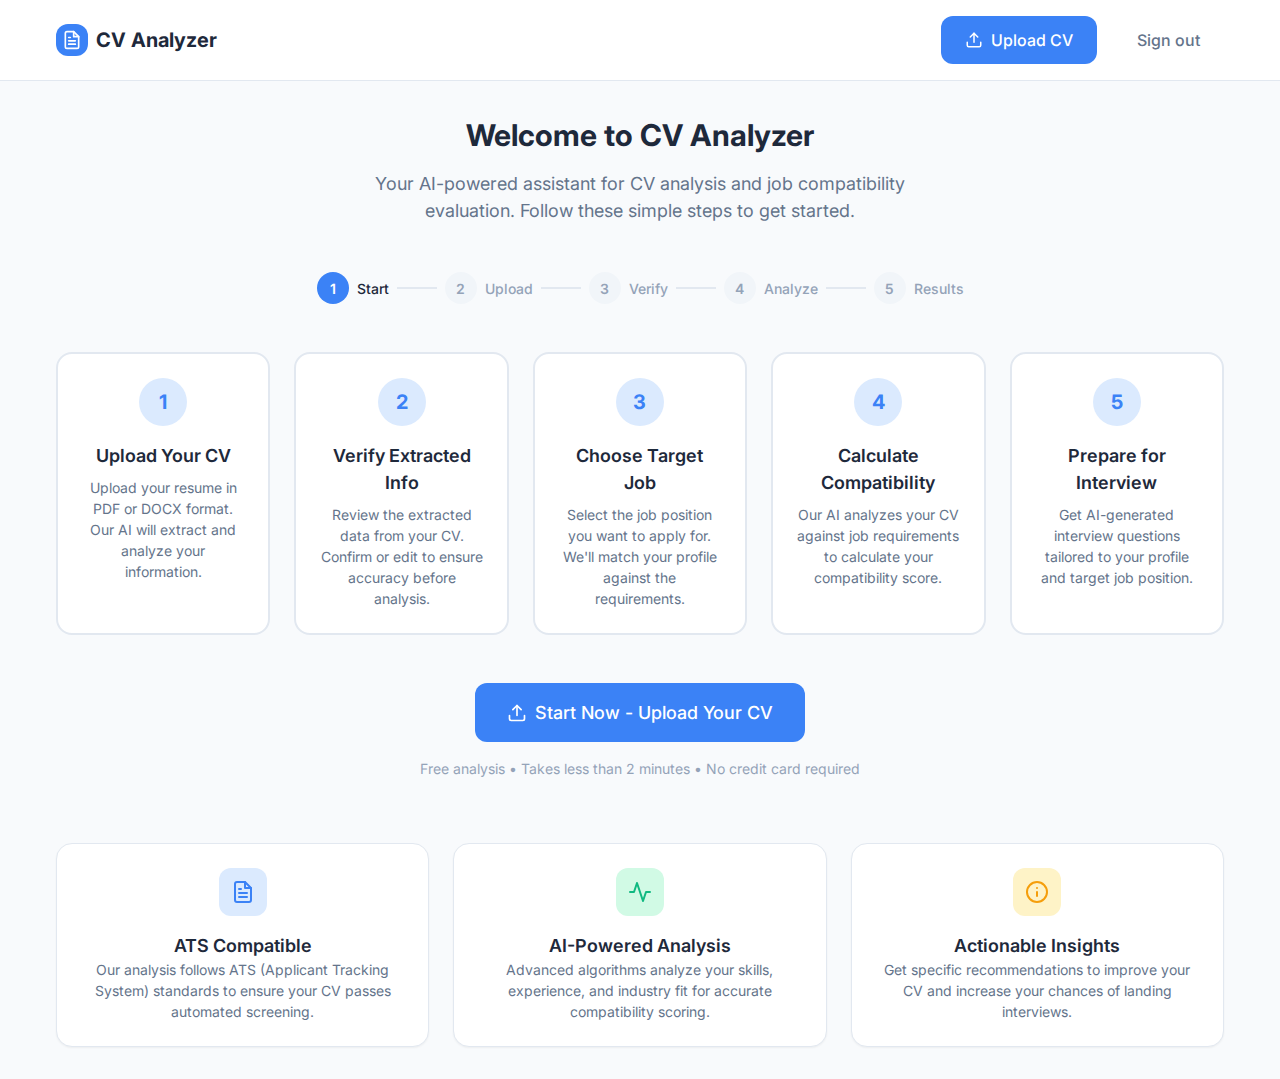
<file: index.html>
<!DOCTYPE html>
<html lang="en">
<head>
  <meta charset="UTF-8">
  <meta name="viewport" content="width=device-width, initial-scale=1.0">
  <title>CV Analyzer - Home</title>
  <meta name="description" content="CV Analyzer - Analyze your CV and evaluate job compatibility with AI-powered insights">
  
  <!-- Google Fonts -->
  <link rel="preconnect" href="https://fonts.googleapis.com">
  <link rel="preconnect" href="https://fonts.gstatic.com" crossorigin>
  <link href="https://fonts.googleapis.com/css2?family=Inter:wght@400;500;600;700&display=swap" rel="stylesheet">
  
  <!-- Theme Styles -->
  <link rel="stylesheet" href="css/theme.css">
</head>
<body>
  <!-- 
    ========================================
    HOME / GUIDANCE PAGE (CRITICAL)
    ========================================
    Purpose: First real UX page - guides user through the process
    UX Goal: Feel like a guided assistant, not a dashboard
    Must clearly explain: What to do next + Step-by-step process
    ========================================
  -->
  
  <!-- Navigation Bar -->
  <nav class="navbar">
    <div class="container navbar__container">
      <a href="index.html" class="navbar__logo">
        <div class="navbar__logo-icon">
          <svg xmlns="http://www.w3.org/2000/svg" width="20" height="20" viewBox="0 0 24 24" fill="none" stroke="currentColor" stroke-width="2" stroke-linecap="round" stroke-linejoin="round">
            <path d="M14 2H6a2 2 0 0 0-2 2v16a2 2 0 0 0 2 2h12a2 2 0 0 0 2-2V8z"></path>
            <polyline points="14 2 14 8 20 8"></polyline>
            <line x1="16" y1="13" x2="8" y2="13"></line>
            <line x1="16" y1="17" x2="8" y2="17"></line>
            <polyline points="10 9 9 9 8 9"></polyline>
          </svg>
        </div>
        <span>CV Analyzer</span>
      </a>
      
      <div class="navbar__actions">
        <a href="upload.html" class="btn btn--primary">
          <svg xmlns="http://www.w3.org/2000/svg" width="18" height="18" viewBox="0 0 24 24" fill="none" stroke="currentColor" stroke-width="2" stroke-linecap="round" stroke-linejoin="round">
            <path d="M21 15v4a2 2 0 0 1-2 2H5a2 2 0 0 1-2-2v-4"></path>
            <polyline points="17 8 12 3 7 8"></polyline>
            <line x1="12" y1="3" x2="12" y2="15"></line>
          </svg>
          Upload CV
        </a>
        <a href="login.html" class="btn btn--ghost">Sign out</a>
      </div>
    </div>
  </nav>
  
  <!-- Main Content -->
  <main class="main-content">
    <div class="container">
      
      <!-- Page Header -->
      <header class="page-header">
        <h1 class="page-header__title">Welcome to CV Analyzer</h1>
        <p class="page-header__subtitle">
          Your AI-powered assistant for CV analysis and job compatibility evaluation. 
          Follow these simple steps to get started.
        </p>
      </header>
      
      <!-- Stepper Navigation (Visual Progress) -->
      <div class="stepper" style="margin-bottom: var(--space-12);">
        <div class="stepper__item stepper__item--active">
          <div class="stepper__circle">1</div>
          <span class="stepper__label">Start</span>
        </div>
        <div class="stepper__line"></div>
        <div class="stepper__item">
          <div class="stepper__circle">2</div>
          <span class="stepper__label">Upload</span>
        </div>
        <div class="stepper__line"></div>
        <div class="stepper__item">
          <div class="stepper__circle">3</div>
          <span class="stepper__label">Verify</span>
        </div>
        <div class="stepper__line"></div>
        <div class="stepper__item">
          <div class="stepper__circle">4</div>
          <span class="stepper__label">Analyze</span>
        </div>
        <div class="stepper__line"></div>
        <div class="stepper__item">
          <div class="stepper__circle">5</div>
          <span class="stepper__label">Results</span>
        </div>
      </div>
      
      <!-- Steps Grid -->
      <div class="steps-grid">
        
        <!-- Step 1: Upload CV -->
        <div class="step-card">
          <div class="step-card__number">1</div>
          <h3 class="step-card__title">Upload Your CV</h3>
          <p class="step-card__description">
            Upload your resume in PDF or DOCX format. Our AI will extract and analyze your information.
          </p>
        </div>
        
        <!-- Step 2: Verify Information -->
        <div class="step-card">
          <div class="step-card__number">2</div>
          <h3 class="step-card__title">Verify Extracted Info</h3>
          <p class="step-card__description">
            Review the extracted data from your CV. Confirm or edit to ensure accuracy before analysis.
          </p>
        </div>
        
        <!-- Step 3: Choose Target Job -->
        <div class="step-card">
          <div class="step-card__number">3</div>
          <h3 class="step-card__title">Choose Target Job</h3>
          <p class="step-card__description">
            Select the job position you want to apply for. We'll match your profile against the requirements.
          </p>
        </div>
        
        <!-- Step 4: Calculate Compatibility -->
        <div class="step-card">
          <div class="step-card__number">4</div>
          <h3 class="step-card__title">Calculate Compatibility</h3>
          <p class="step-card__description">
            Our AI analyzes your CV against job requirements to calculate your compatibility score.
          </p>
        </div>
        
        <!-- Step 5: Prepare for Interview -->
        <div class="step-card">
          <div class="step-card__number">5</div>
          <h3 class="step-card__title">Prepare for Interview</h3>
          <p class="step-card__description">
            Get AI-generated interview questions tailored to your profile and target job position.
          </p>
        </div>
        
      </div>
      
      <!-- Call to Action -->
      <div class="text-center" style="margin-top: var(--space-12);">
        <a href="upload.html" class="btn btn--primary btn--lg">
          <svg xmlns="http://www.w3.org/2000/svg" width="20" height="20" viewBox="0 0 24 24" fill="none" stroke="currentColor" stroke-width="2" stroke-linecap="round" stroke-linejoin="round">
            <path d="M21 15v4a2 2 0 0 1-2 2H5a2 2 0 0 1-2-2v-4"></path>
            <polyline points="17 8 12 3 7 8"></polyline>
            <line x1="12" y1="3" x2="12" y2="15"></line>
          </svg>
          Start Now - Upload Your CV
        </a>
        <p class="text-sm text-muted" style="margin-top: var(--space-4);">
          Free analysis • Takes less than 2 minutes • No credit card required
        </p>
      </div>
      
      <!-- Info Cards -->
      <div class="grid" style="grid-template-columns: repeat(auto-fit, minmax(280px, 1fr)); gap: var(--space-6); margin-top: var(--space-16);">
        
        <!-- Feature 1 -->
        <div class="card">
          <div class="card__body" style="text-align: center;">
            <div style="width: 48px; height: 48px; background-color: var(--color-accent-light); color: var(--color-accent); border-radius: var(--radius-lg); display: flex; align-items: center; justify-content: center; margin: 0 auto var(--space-4);">
              <svg xmlns="http://www.w3.org/2000/svg" width="24" height="24" viewBox="0 0 24 24" fill="none" stroke="currentColor" stroke-width="2" stroke-linecap="round" stroke-linejoin="round">
                <path d="M14 2H6a2 2 0 0 0-2 2v16a2 2 0 0 0 2 2h12a2 2 0 0 0 2-2V8z"></path>
                <polyline points="14 2 14 8 20 8"></polyline>
                <line x1="16" y1="13" x2="8" y2="13"></line>
                <line x1="16" y1="17" x2="8" y2="17"></line>
                <polyline points="10 9 9 9 8 9"></polyline>
              </svg>
            </div>
            <h3 class="text-lg font-semibold mb-2">ATS Compatible</h3>
            <p class="text-sm text-secondary">Our analysis follows ATS (Applicant Tracking System) standards to ensure your CV passes automated screening.</p>
          </div>
        </div>
        
        <!-- Feature 2 -->
        <div class="card">
          <div class="card__body" style="text-align: center;">
            <div style="width: 48px; height: 48px; background-color: var(--color-success-light); color: var(--color-success); border-radius: var(--radius-lg); display: flex; align-items: center; justify-content: center; margin: 0 auto var(--space-4);">
              <svg xmlns="http://www.w3.org/2000/svg" width="24" height="24" viewBox="0 0 24 24" fill="none" stroke="currentColor" stroke-width="2" stroke-linecap="round" stroke-linejoin="round">
                <polyline points="22 12 18 12 15 21 9 3 6 12 2 12"></polyline>
              </svg>
            </div>
            <h3 class="text-lg font-semibold mb-2">AI-Powered Analysis</h3>
            <p class="text-sm text-secondary">Advanced algorithms analyze your skills, experience, and industry fit for accurate compatibility scoring.</p>
          </div>
        </div>
        
        <!-- Feature 3 -->
        <div class="card">
          <div class="card__body" style="text-align: center;">
            <div style="width: 48px; height: 48px; background-color: var(--color-warning-light); color: var(--color-warning); border-radius: var(--radius-lg); display: flex; align-items: center; justify-content: center; margin: 0 auto var(--space-4);">
              <svg xmlns="http://www.w3.org/2000/svg" width="24" height="24" viewBox="0 0 24 24" fill="none" stroke="currentColor" stroke-width="2" stroke-linecap="round" stroke-linejoin="round">
                <circle cx="12" cy="12" r="10"></circle>
                <line x1="12" y1="16" x2="12" y2="12"></line>
                <line x1="12" y1="8" x2="12.01" y2="8"></line>
              </svg>
            </div>
            <h3 class="text-lg font-semibold mb-2">Actionable Insights</h3>
            <p class="text-sm text-secondary">Get specific recommendations to improve your CV and increase your chances of landing interviews.</p>
          </div>
        </div>
        
      </div>
      
    </div>
  </main>
  
  <!-- JavaScript -->
  <script src="js/main.js"></script>
</body>
</html>
</file>
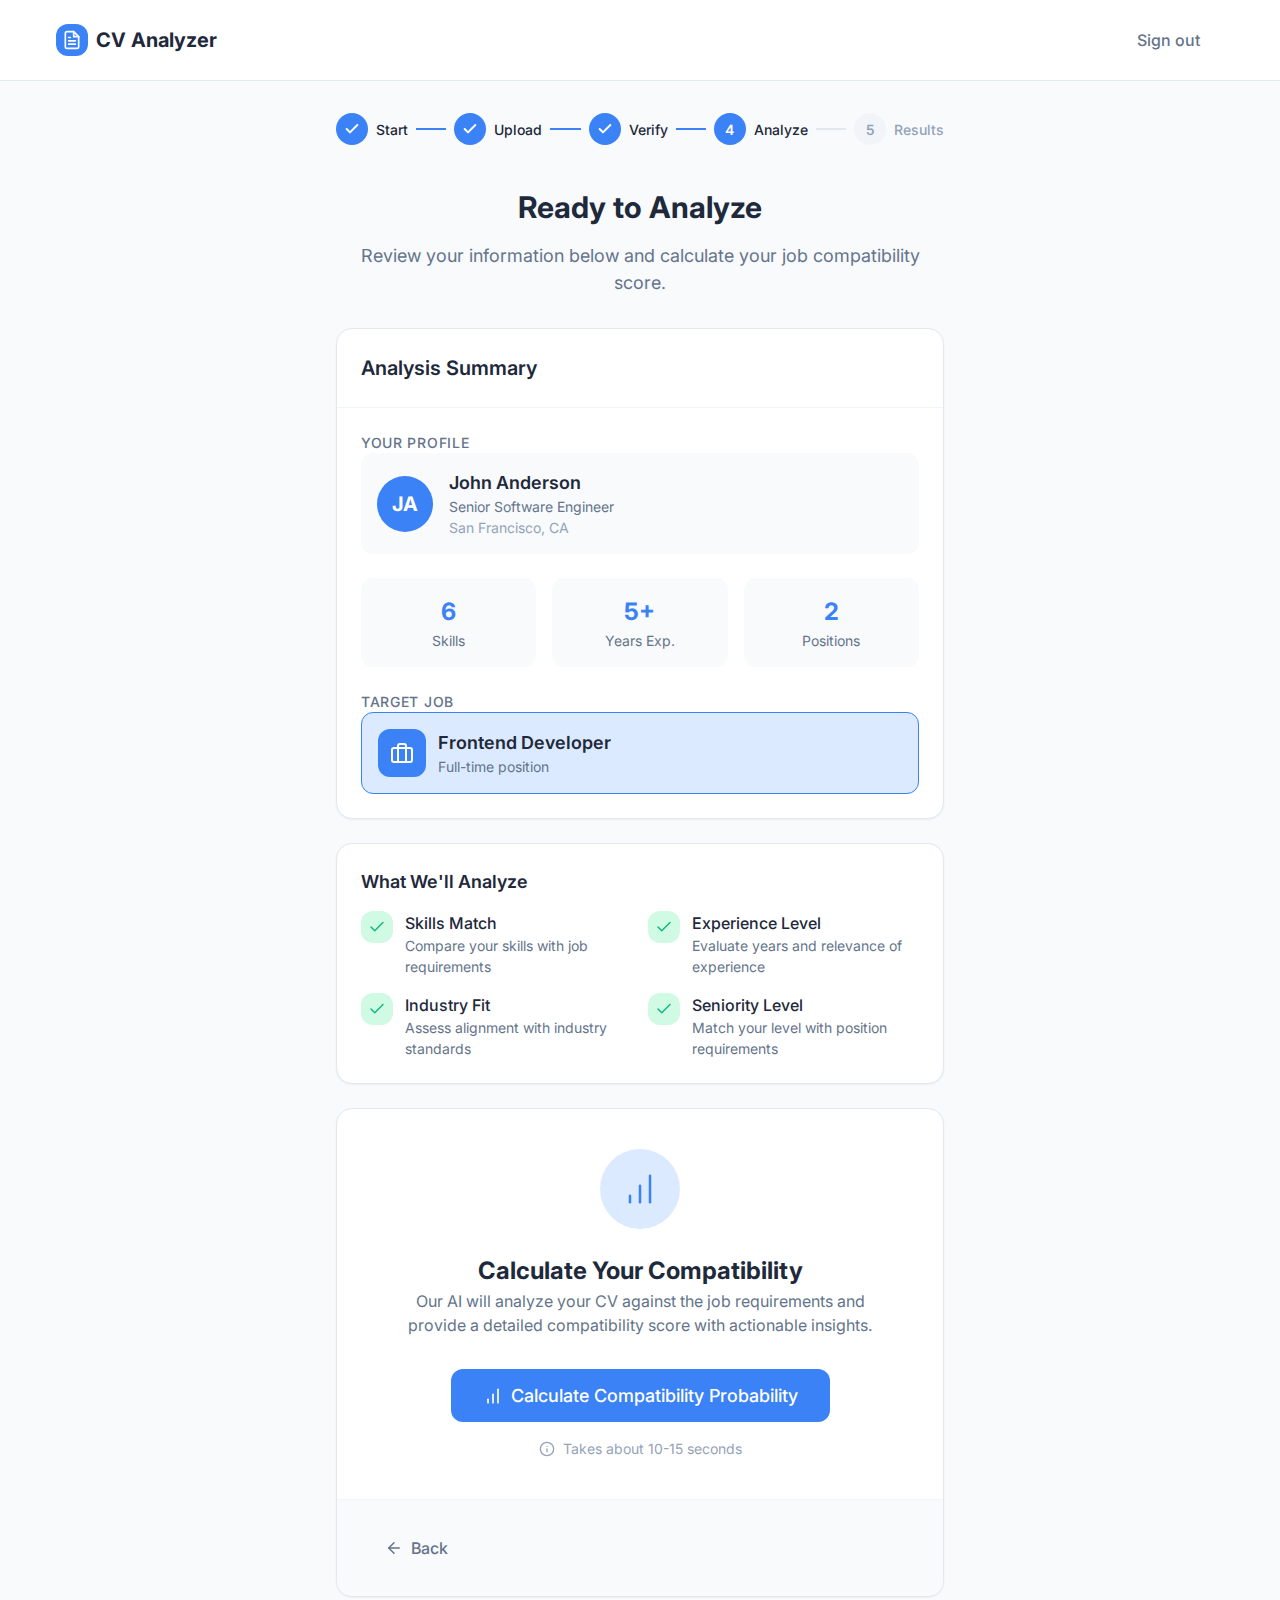
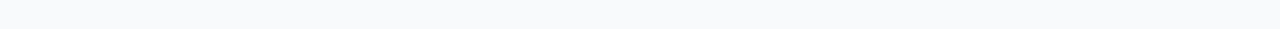
<file: calculate.html>
<!DOCTYPE html>
<html lang="en">
<head>
  <meta charset="UTF-8">
  <meta name="viewport" content="width=device-width, initial-scale=1.0">
  <title>Calculate Compatibility - CV Analyzer</title>
  <meta name="description" content="Calculate your job compatibility score based on your CV analysis">
  
  <!-- Google Fonts -->
  <link rel="preconnect" href="https://fonts.googleapis.com">
  <link rel="preconnect" href="https://fonts.gstatic.com" crossorigin>
  <link href="https://fonts.googleapis.com/css2?family=Inter:wght@400;500;600;700&display=swap" rel="stylesheet">
  
  <!-- Theme Styles -->
  <link rel="stylesheet" href="css/theme.css">
</head>
<body>
  <!-- 
    ========================================
    PROBABILITY CALCULATION PAGE
    ========================================
    Purpose: Decision moment - user triggers the analysis
    UX Requirements:
    - Clear summary of CV data and selected job
    - Strong CTA button: "Calculate Compatibility Probability"
    - Explain what the calculation means (non-technical language)
    ========================================
  -->
  
  <!-- Navigation Bar -->
  <nav class="navbar">
    <div class="container navbar__container">
      <a href="index.html" class="navbar__logo">
        <div class="navbar__logo-icon">
          <svg xmlns="http://www.w3.org/2000/svg" width="20" height="20" viewBox="0 0 24 24" fill="none" stroke="currentColor" stroke-width="2" stroke-linecap="round" stroke-linejoin="round">
            <path d="M14 2H6a2 2 0 0 0-2 2v16a2 2 0 0 0 2 2h12a2 2 0 0 0 2-2V8z"></path>
            <polyline points="14 2 14 8 20 8"></polyline>
            <line x1="16" y1="13" x2="8" y2="13"></line>
            <line x1="16" y1="17" x2="8" y2="17"></line>
            <polyline points="10 9 9 9 8 9"></polyline>
          </svg>
        </div>
        <span>CV Analyzer</span>
      </a>
      
      <div class="navbar__actions">
        <a href="login.html" class="btn btn--ghost">Sign out</a>
      </div>
    </div>
  </nav>
  
  <!-- Main Content -->
  <main class="main-content">
    <div class="container container-narrow">
      
      <!-- Stepper Navigation -->
      <div class="stepper" style="margin-bottom: var(--space-10);">
        <div class="stepper__item stepper__item--completed">
          <div class="stepper__circle">
            <svg xmlns="http://www.w3.org/2000/svg" width="16" height="16" viewBox="0 0 24 24" fill="none" stroke="currentColor" stroke-width="3" stroke-linecap="round" stroke-linejoin="round">
              <polyline points="20 6 9 17 4 12"></polyline>
            </svg>
          </div>
          <span class="stepper__label">Start</span>
        </div>
        <div class="stepper__line" style="background-color: var(--color-accent);"></div>
        <div class="stepper__item stepper__item--completed">
          <div class="stepper__circle">
            <svg xmlns="http://www.w3.org/2000/svg" width="16" height="16" viewBox="0 0 24 24" fill="none" stroke="currentColor" stroke-width="3" stroke-linecap="round" stroke-linejoin="round">
              <polyline points="20 6 9 17 4 12"></polyline>
            </svg>
          </div>
          <span class="stepper__label">Upload</span>
        </div>
        <div class="stepper__line" style="background-color: var(--color-accent);"></div>
        <div class="stepper__item stepper__item--completed">
          <div class="stepper__circle">
            <svg xmlns="http://www.w3.org/2000/svg" width="16" height="16" viewBox="0 0 24 24" fill="none" stroke="currentColor" stroke-width="3" stroke-linecap="round" stroke-linejoin="round">
              <polyline points="20 6 9 17 4 12"></polyline>
            </svg>
          </div>
          <span class="stepper__label">Verify</span>
        </div>
        <div class="stepper__line" style="background-color: var(--color-accent);"></div>
        <div class="stepper__item stepper__item--active">
          <div class="stepper__circle">4</div>
          <span class="stepper__label">Analyze</span>
        </div>
        <div class="stepper__line"></div>
        <div class="stepper__item">
          <div class="stepper__circle">5</div>
          <span class="stepper__label">Results</span>
        </div>
      </div>
      
      <!-- Page Header -->
      <header class="page-header" style="margin-bottom: var(--space-8);">
        <h1 class="page-header__title">Ready to Analyze</h1>
        <p class="page-header__subtitle">
          Review your information below and calculate your job compatibility score.
        </p>
      </header>
      
      <!-- Summary Card -->
      <div class="card" style="margin-bottom: var(--space-6);">
        <div class="card__header">
          <h2 class="text-xl font-semibold">Analysis Summary</h2>
        </div>
        <div class="card__body">
          
          <!-- CV Summary -->
          <div style="margin-bottom: var(--space-6);">
            <h3 class="text-sm font-medium text-secondary mb-3" style="text-transform: uppercase; letter-spacing: 0.05em;">Your Profile</h3>
            <div style="display: flex; align-items: center; gap: var(--space-4); padding: var(--space-4); background-color: var(--color-bg-secondary); border-radius: var(--radius-lg);">
              <div style="width: 56px; height: 56px; background-color: var(--color-accent); border-radius: var(--radius-full); display: flex; align-items: center; justify-content: center; color: white; font-size: var(--text-xl); font-weight: var(--font-bold);">
                JA
              </div>
              <div>
                <p class="font-semibold text-lg">John Anderson</p>
                <p class="text-sm text-secondary">Senior Software Engineer</p>
                <p class="text-sm text-muted">San Francisco, CA</p>
              </div>
            </div>
          </div>
          
          <!-- Key Stats -->
          <div class="grid" style="grid-template-columns: repeat(3, 1fr); gap: var(--space-4); margin-bottom: var(--space-6);">
            <div style="text-align: center; padding: var(--space-4); background-color: var(--color-bg-secondary); border-radius: var(--radius-lg);">
              <p class="text-2xl font-bold text-accent">6</p>
              <p class="text-sm text-secondary">Skills</p>
            </div>
            <div style="text-align: center; padding: var(--space-4); background-color: var(--color-bg-secondary); border-radius: var(--radius-lg);">
              <p class="text-2xl font-bold text-accent">5+</p>
              <p class="text-sm text-secondary">Years Exp.</p>
            </div>
            <div style="text-align: center; padding: var(--space-4); background-color: var(--color-bg-secondary); border-radius: var(--radius-lg);">
              <p class="text-2xl font-bold text-accent">2</p>
              <p class="text-sm text-secondary">Positions</p>
            </div>
          </div>
          
          <!-- Target Job -->
          <div>
            <h3 class="text-sm font-medium text-secondary mb-3" style="text-transform: uppercase; letter-spacing: 0.05em;">Target Job</h3>
            <div style="display: flex; align-items: center; gap: var(--space-3); padding: var(--space-4); background-color: var(--color-accent-light); border-radius: var(--radius-lg); border: 1px solid var(--color-accent);">
              <div style="width: 48px; height: 48px; background-color: var(--color-accent); border-radius: var(--radius-lg); display: flex; align-items: center; justify-content: center; color: white;">
                <svg xmlns="http://www.w3.org/2000/svg" width="24" height="24" viewBox="0 0 24 24" fill="none" stroke="currentColor" stroke-width="2" stroke-linecap="round" stroke-linejoin="round">
                  <rect x="2" y="7" width="20" height="14" rx="2" ry="2"></rect>
                  <path d="M16 21V5a2 2 0 0 0-2-2h-4a2 2 0 0 0-2 2v16"></path>
                </svg>
              </div>
              <div>
                <p class="font-semibold text-lg">Frontend Developer</p>
                <p class="text-sm text-secondary">Full-time position</p>
              </div>
            </div>
          </div>
          
        </div>
      </div>
      
      <!-- What We Analyze Card -->
      <div class="card" style="margin-bottom: var(--space-6);">
        <div class="card__body">
          <h3 class="text-lg font-semibold mb-4">What We'll Analyze</h3>
          <div class="grid" style="grid-template-columns: repeat(auto-fit, minmax(200px, 1fr)); gap: var(--space-4);">
            <div style="display: flex; align-items: flex-start; gap: var(--space-3);">
              <div style="width: 32px; height: 32px; background-color: var(--color-success-light); border-radius: var(--radius-lg); display: flex; align-items: center; justify-content: center; color: var(--color-success); flex-shrink: 0;">
                <svg xmlns="http://www.w3.org/2000/svg" width="18" height="18" viewBox="0 0 24 24" fill="none" stroke="currentColor" stroke-width="2" stroke-linecap="round" stroke-linejoin="round">
                  <polyline points="20 6 9 17 4 12"></polyline>
                </svg>
              </div>
              <div>
                <p class="font-medium">Skills Match</p>
                <p class="text-sm text-secondary">Compare your skills with job requirements</p>
              </div>
            </div>
            <div style="display: flex; align-items: flex-start; gap: var(--space-3);">
              <div style="width: 32px; height: 32px; background-color: var(--color-success-light); border-radius: var(--radius-lg); display: flex; align-items: center; justify-content: center; color: var(--color-success); flex-shrink: 0;">
                <svg xmlns="http://www.w3.org/2000/svg" width="18" height="18" viewBox="0 0 24 24" fill="none" stroke="currentColor" stroke-width="2" stroke-linecap="round" stroke-linejoin="round">
                  <polyline points="20 6 9 17 4 12"></polyline>
                </svg>
              </div>
              <div>
                <p class="font-medium">Experience Level</p>
                <p class="text-sm text-secondary">Evaluate years and relevance of experience</p>
              </div>
            </div>
            <div style="display: flex; align-items: flex-start; gap: var(--space-3);">
              <div style="width: 32px; height: 32px; background-color: var(--color-success-light); border-radius: var(--radius-lg); display: flex; align-items: center; justify-content: center; color: var(--color-success); flex-shrink: 0;">
                <svg xmlns="http://www.w3.org/2000/svg" width="18" height="18" viewBox="0 0 24 24" fill="none" stroke="currentColor" stroke-width="2" stroke-linecap="round" stroke-linejoin="round">
                  <polyline points="20 6 9 17 4 12"></polyline>
                </svg>
              </div>
              <div>
                <p class="font-medium">Industry Fit</p>
                <p class="text-sm text-secondary">Assess alignment with industry standards</p>
              </div>
            </div>
            <div style="display: flex; align-items: flex-start; gap: var(--space-3);">
              <div style="width: 32px; height: 32px; background-color: var(--color-success-light); border-radius: var(--radius-lg); display: flex; align-items: center; justify-content: center; color: var(--color-success); flex-shrink: 0;">
                <svg xmlns="http://www.w3.org/2000/svg" width="18" height="18" viewBox="0 0 24 24" fill="none" stroke="currentColor" stroke-width="2" stroke-linecap="round" stroke-linejoin="round">
                  <polyline points="20 6 9 17 4 12"></polyline>
                </svg>
              </div>
              <div>
                <p class="font-medium">Seniority Level</p>
                <p class="text-sm text-secondary">Match your level with position requirements</p>
              </div>
            </div>
          </div>
        </div>
      </div>
      
      <!-- CTA Card -->
      <div class="card" style="text-align: center;">
        <div class="card__body" style="padding: var(--space-10);">
          <div style="width: 80px; height: 80px; background-color: var(--color-accent-light); border-radius: var(--radius-full); display: flex; align-items: center; justify-content: center; margin: 0 auto var(--space-6); color: var(--color-accent);">
            <svg xmlns="http://www.w3.org/2000/svg" width="40" height="40" viewBox="0 0 24 24" fill="none" stroke="currentColor" stroke-width="1.5" stroke-linecap="round" stroke-linejoin="round">
              <line x1="12" y1="20" x2="12" y2="10"></line>
              <line x1="18" y1="20" x2="18" y2="4"></line>
              <line x1="6" y1="20" x2="6" y2="16"></line>
            </svg>
          </div>
          <h2 class="text-2xl font-bold mb-3">Calculate Your Compatibility</h2>
          <p class="text-secondary mb-8" style="max-width: 500px; margin-left: auto; margin-right: auto;">
            Our AI will analyze your CV against the job requirements and provide a detailed compatibility score with actionable insights.
          </p>
          
          <!-- Loading State (Hidden by default) -->
          <div id="calculatingState" class="hidden">
            <div class="spinner spinner--lg" style="margin: 0 auto var(--space-4);"></div>
            <p class="text-secondary">Analyzing your profile...</p>
            <p class="text-sm text-muted" style="margin-top: var(--space-2);">Comparing skills, experience, and requirements</p>
          </div>
          
          <!-- CTA Button -->
          <div id="ctaContainer">
            <button id="calculateBtn" class="btn btn--primary btn--lg" style="min-width: 300px;">
              <svg xmlns="http://www.w3.org/2000/svg" width="20" height="20" viewBox="0 0 24 24" fill="none" stroke="currentColor" stroke-width="2" stroke-linecap="round" stroke-linejoin="round">
                <line x1="12" y1="20" x2="12" y2="10"></line>
                <line x1="18" y1="20" x2="18" y2="4"></line>
                <line x1="6" y1="20" x2="6" y2="16"></line>
              </svg>
              Calculate Compatibility Probability
            </button>
            <p class="text-sm text-muted" style="margin-top: var(--space-4);">
              <svg xmlns="http://www.w3.org/2000/svg" width="16" height="16" viewBox="0 0 24 24" fill="none" stroke="currentColor" stroke-width="2" stroke-linecap="round" stroke-linejoin="round" style="vertical-align: text-bottom; margin-right: var(--space-1);">
                <circle cx="12" cy="12" r="10"></circle>
                <line x1="12" y1="16" x2="12" y2="12"></line>
                <line x1="12" y1="8" x2="12.01" y2="8"></line>
              </svg>
              Takes about 10-15 seconds
            </p>
          </div>
        </div>
        
        <!-- Card Footer -->
        <div class="card__footer" style="display: flex; justify-content: space-between; align-items: center;">
          <a href="verify.html" class="btn btn--ghost">
            <svg xmlns="http://www.w3.org/2000/svg" width="18" height="18" viewBox="0 0 24 24" fill="none" stroke="currentColor" stroke-width="2" stroke-linecap="round" stroke-linejoin="round">
              <line x1="19" y1="12" x2="5" y2="12"></line>
              <polyline points="12 19 5 12 12 5"></polyline>
            </svg>
            Back
          </a>
          <a href="results.html" id="viewResultsBtn" class="btn btn--primary hidden">
            View Results
            <svg xmlns="http://www.w3.org/2000/svg" width="18" height="18" viewBox="0 0 24 24" fill="none" stroke="currentColor" stroke-width="2" stroke-linecap="round" stroke-linejoin="round">
              <line x1="5" y1="12" x2="19" y2="12"></line>
              <polyline points="12 5 19 12 12 19"></polyline>
            </svg>
          </a>
        </div>
      </div>
      
    </div>
  </main>
  
  <!-- JavaScript -->
  <script src="js/calculate.js"></script>
</body>
</html>
</file>
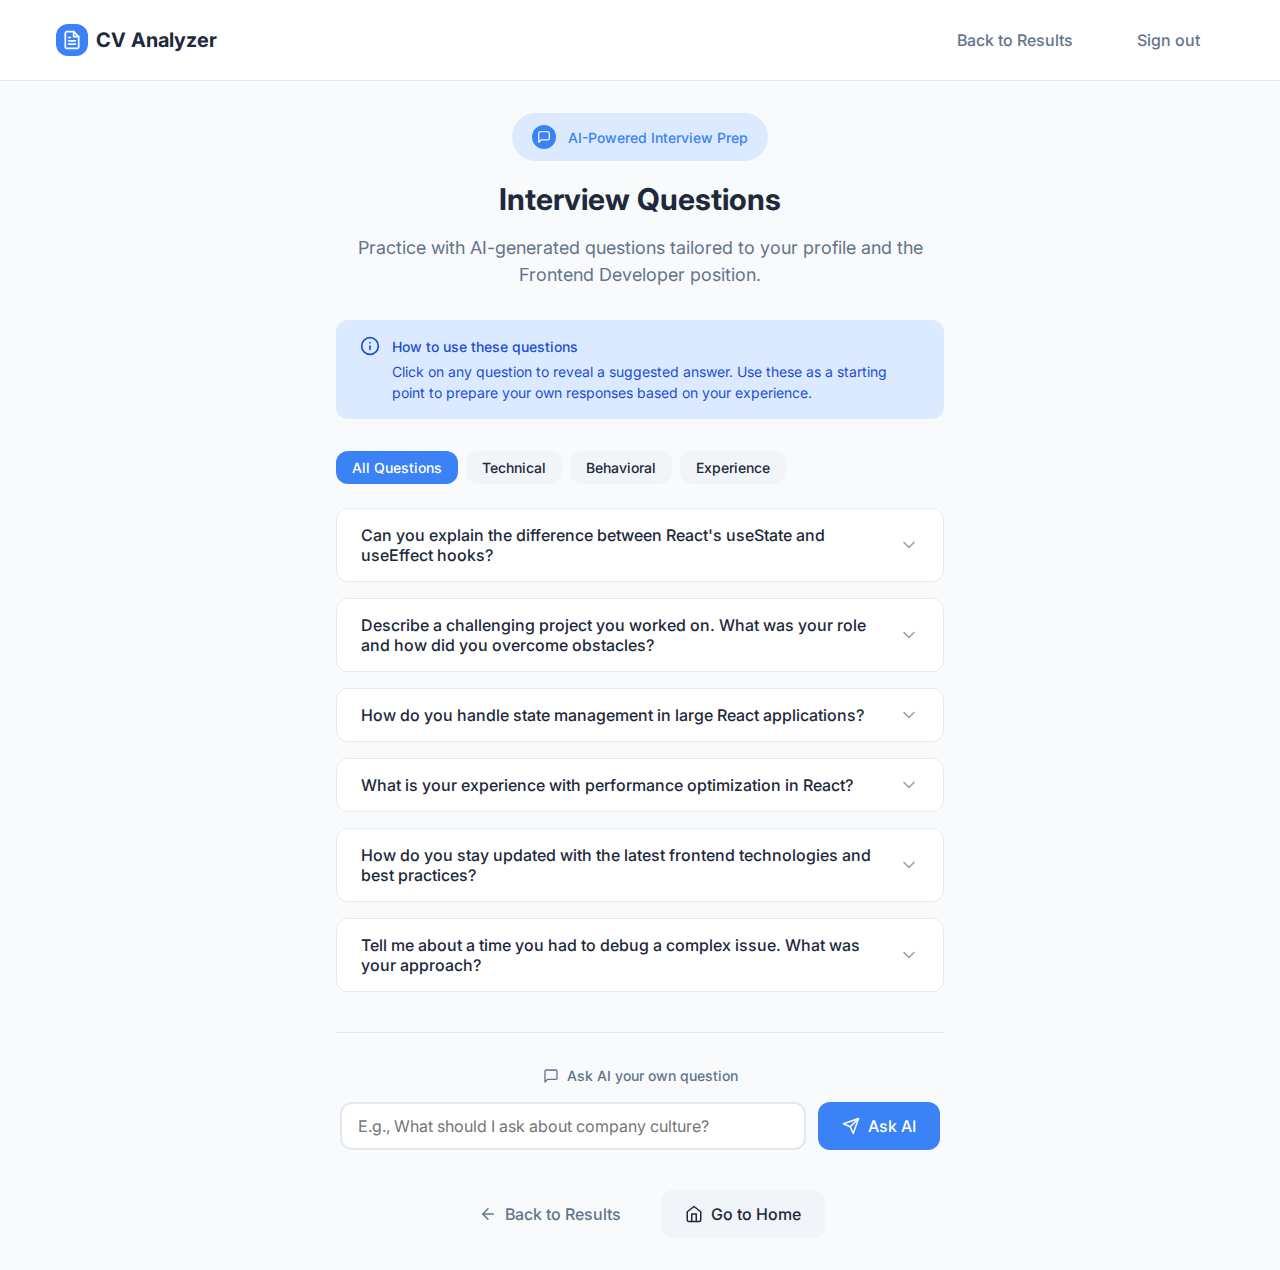
<file: interview.html>
<!DOCTYPE html>
<html lang="en">
<head>
  <meta charset="UTF-8">
  <meta name="viewport" content="width=device-width, initial-scale=1.0">
  <title>AI Interview Questions - CV Analyzer</title>
  <meta name="description" content="AI-generated interview questions tailored to your profile and target job">
  
  <!-- Google Fonts -->
  <link rel="preconnect" href="https://fonts.googleapis.com">
  <link rel="preconnect" href="https://fonts.gstatic.com" crossorigin>
  <link href="https://fonts.googleapis.com/css2?family=Inter:wght@400;500;600;700&display=swap" rel="stylesheet">
  
  <!-- Theme Styles -->
  <link rel="stylesheet" href="css/theme.css">
</head>
<body>
  <!-- 
    ========================================
    AI INTERVIEW QUESTIONS PAGE
    ========================================
    Purpose: Interview preparation
    UX Requirements:
    - List of generated interview questions
    - Clicking a question reveals the answer (accordion)
    - At bottom: Slider or input for "Ask AI your own question"
    - Keep the UI calm and focused (no overload)
    ========================================
  -->
  
  <!-- Navigation Bar -->
  <nav class="navbar">
    <div class="container navbar__container">
      <a href="index.html" class="navbar__logo">
        <div class="navbar__logo-icon">
          <svg xmlns="http://www.w3.org/2000/svg" width="20" height="20" viewBox="0 0 24 24" fill="none" stroke="currentColor" stroke-width="2" stroke-linecap="round" stroke-linejoin="round">
            <path d="M14 2H6a2 2 0 0 0-2 2v16a2 2 0 0 0 2 2h12a2 2 0 0 0 2-2V8z"></path>
            <polyline points="14 2 14 8 20 8"></polyline>
            <line x1="16" y1="13" x2="8" y2="13"></line>
            <line x1="16" y1="17" x2="8" y2="17"></line>
            <polyline points="10 9 9 9 8 9"></polyline>
          </svg>
        </div>
        <span>CV Analyzer</span>
      </a>
      
      <div class="navbar__actions">
        <a href="results.html" class="btn btn--ghost">Back to Results</a>
        <a href="login.html" class="btn btn--ghost">Sign out</a>
      </div>
    </div>
  </nav>
  
  <!-- Main Content -->
  <main class="main-content">
    <div class="container container-narrow">
      
      <!-- Page Header -->
      <header class="page-header" style="margin-bottom: var(--space-8);">
        <div style="display: inline-flex; align-items: center; gap: var(--space-3); padding: var(--space-3) var(--space-5); background-color: var(--color-accent-light); border-radius: var(--radius-full); margin-bottom: var(--space-4);">
          <div style="width: 24px; height: 24px; background-color: var(--color-accent); border-radius: var(--radius-full); display: flex; align-items: center; justify-content: center; color: white;">
            <svg xmlns="http://www.w3.org/2000/svg" width="14" height="14" viewBox="0 0 24 24" fill="none" stroke="currentColor" stroke-width="2" stroke-linecap="round" stroke-linejoin="round">
              <path d="M21 15a2 2 0 0 1-2 2H7l-4 4V5a2 2 0 0 1 2-2h14a2 2 0 0 1 2 2z"></path>
            </svg>
          </div>
          <span class="text-sm font-medium text-accent">AI-Powered Interview Prep</span>
        </div>
        <h1 class="page-header__title">Interview Questions</h1>
        <p class="page-header__subtitle">
          Practice with AI-generated questions tailored to your profile and the Frontend Developer position.
        </p>
      </header>
      
      <!-- Info Card -->
      <div class="alert alert--info" style="margin-bottom: var(--space-8);">
        <svg xmlns="http://www.w3.org/2000/svg" width="20" height="20" viewBox="0 0 24 24" fill="none" stroke="currentColor" stroke-width="2" stroke-linecap="round" stroke-linejoin="round" style="flex-shrink: 0;">
          <circle cx="12" cy="12" r="10"></circle>
          <line x1="12" y1="16" x2="12" y2="12"></line>
          <line x1="12" y1="8" x2="12.01" y2="8"></line>
        </svg>
        <div>
          <p class="font-medium" style="margin-bottom: var(--space-1);">How to use these questions</p>
          <p>Click on any question to reveal a suggested answer. Use these as a starting point to prepare your own responses based on your experience.</p>
        </div>
      </div>
      
      <!-- Questions Categories -->
      <div style="margin-bottom: var(--space-6);">
        <div style="display: flex; gap: var(--space-2); flex-wrap: wrap;">
          <button class="btn btn--sm btn--primary">All Questions</button>
          <button class="btn btn--sm btn--secondary">Technical</button>
          <button class="btn btn--sm btn--secondary">Behavioral</button>
          <button class="btn btn--sm btn--secondary">Experience</button>
        </div>
      </div>
      
      <!-- Questions List -->
      <div class="questions-list" style="margin-bottom: var(--space-10);">
        
        <!-- Question 1 -->
        <div class="question-item">
          <button class="question-item__header" onclick="toggleQuestion(this)">
            <span class="question-item__text">Can you explain the difference between React's useState and useEffect hooks?</span>
            <svg class="question-item__icon" xmlns="http://www.w3.org/2000/svg" width="20" height="20" viewBox="0 0 24 24" fill="none" stroke="currentColor" stroke-width="2" stroke-linecap="round" stroke-linejoin="round">
              <polyline points="6 9 12 15 18 9"></polyline>
            </svg>
          </button>
          <div class="question-item__content">
            <div class="question-item__answer">
              <p><strong>Suggested Answer:</strong></p>
              <p style="margin-top: var(--space-2);">useState is a hook that allows you to add React state to function components. It returns a pair: the current state value and a function that lets you update it.</p>
              <p style="margin-top: var(--space-2);">useEffect is a hook that lets you perform side effects in function components. It serves the same purpose as componentDidMount, componentDidUpdate, and componentWillUnmount in React classes, combined into a single API.</p>
              <p style="margin-top: var(--space-2);"><strong>Tip:</strong> Mention specific examples from your projects where you've used both hooks effectively.</p>
            </div>
          </div>
        </div>
        
        <!-- Question 2 -->
        <div class="question-item">
          <button class="question-item__header" onclick="toggleQuestion(this)">
            <span class="question-item__text">Describe a challenging project you worked on. What was your role and how did you overcome obstacles?</span>
            <svg class="question-item__icon" xmlns="http://www.w3.org/2000/svg" width="20" height="20" viewBox="0 0 24 24" fill="none" stroke="currentColor" stroke-width="2" stroke-linecap="round" stroke-linejoin="round">
              <polyline points="6 9 12 15 18 9"></polyline>
            </svg>
          </button>
          <div class="question-item__content">
            <div class="question-item__answer">
              <p><strong>Suggested Answer Structure:</strong></p>
              <p style="margin-top: var(--space-2);">Use the STAR method: Situation, Task, Action, Result.</p>
              <p style="margin-top: var(--space-2);">1. <strong>Situation:</strong> Briefly describe the project context and team structure.<br>
              2. <strong>Task:</strong> Explain your specific responsibilities and the challenges faced.<br>
              3. <strong>Action:</strong> Detail the steps you took to address the challenges.<br>
              4. <strong>Result:</strong> Share the outcome, including any measurable improvements.</p>
              <p style="margin-top: var(--space-2);"><strong>Tip:</strong> Focus on your individual contributions while acknowledging team collaboration.</p>
            </div>
          </div>
        </div>
        
        <!-- Question 3 -->
        <div class="question-item">
          <button class="question-item__header" onclick="toggleQuestion(this)">
            <span class="question-item__text">How do you handle state management in large React applications?</span>
            <svg class="question-item__icon" xmlns="http://www.w3.org/2000/svg" width="20" height="20" viewBox="0 0 24 24" fill="none" stroke="currentColor" stroke-width="2" stroke-linecap="round" stroke-linejoin="round">
              <polyline points="6 9 12 15 18 9"></polyline>
            </svg>
          </button>
          <div class="question-item__content">
            <div class="question-item__answer">
              <p><strong>Suggested Answer:</strong></p>
              <p style="margin-top: var(--space-2);">For large applications, I consider several factors when choosing state management:</p>
              <p style="margin-top: var(--space-2);">• <strong>Redux:</strong> Best for complex state logic, time-travel debugging, and when multiple components need the same data.<br>
              • <strong>Context API:</strong> Good for global data that doesn't change frequently (theme, user auth).<br>
              • <strong>Zustand/Recoil:</strong> Lighter alternatives for simpler state management needs.</p>
              <p style="margin-top: var(--space-2);">I also follow principles like lifting state up only when necessary, using local state for component-specific data, and keeping the state as flat as possible.</p>
            </div>
          </div>
        </div>
        
        <!-- Question 4 -->
        <div class="question-item">
          <button class="question-item__header" onclick="toggleQuestion(this)">
            <span class="question-item__text">What is your experience with performance optimization in React?</span>
            <svg class="question-item__icon" xmlns="http://www.w3.org/2000/svg" width="20" height="20" viewBox="0 0 24 24" fill="none" stroke="currentColor" stroke-width="2" stroke-linecap="round" stroke-linejoin="round">
              <polyline points="6 9 12 15 18 9"></polyline>
            </svg>
          </button>
          <div class="question-item__content">
            <div class="question-item__answer">
              <p><strong>Suggested Answer:</strong></p>
              <p style="margin-top: var(--space-2);">I've implemented several optimization techniques:</p>
              <p style="margin-top: var(--space-2);">• <strong>React.memo:</strong> For preventing unnecessary re-renders of functional components.<br>
              • <strong>useMemo and useCallback:</strong> To memoize expensive computations and callbacks.<br>
              • <strong>Code splitting:</strong> Using React.lazy and Suspense for route-based splitting.<br>
              • <strong>Virtualization:</strong> For long lists using react-window or react-virtualized.</p>
              <p style="margin-top: var(--space-2);"><strong>Tip:</strong> Mention specific performance improvements you achieved (e.g., "reduced initial load time by 40%").</p>
            </div>
          </div>
        </div>
        
        <!-- Question 5 -->
        <div class="question-item">
          <button class="question-item__header" onclick="toggleQuestion(this)">
            <span class="question-item__text">How do you stay updated with the latest frontend technologies and best practices?</span>
            <svg class="question-item__icon" xmlns="http://www.w3.org/2000/svg" width="20" height="20" viewBox="0 0 24 24" fill="none" stroke="currentColor" stroke-width="2" stroke-linecap="round" stroke-linejoin="round">
              <polyline points="6 9 12 15 18 9"></polyline>
            </svg>
          </button>
          <div class="question-item__content">
            <div class="question-item__answer">
              <p><strong>Suggested Answer:</strong></p>
              <p style="margin-top: var(--space-2);">I use a combination of resources to stay current:</p>
              <p style="margin-top: var(--space-2);">• <strong>Documentation:</strong> Regularly reading official docs (React, MDN, etc.)<br>
              • <strong>Community:</strong> Following key developers on Twitter, subscribing to newsletters like JavaScript Weekly<br>
              • <strong>Practice:</strong> Building side projects to experiment with new technologies<br>
              • <strong>Conferences:</strong> Attending virtual conferences and local meetups</p>
              <p style="margin-top: var(--space-2);"><strong>Tip:</strong> Mention specific recent technologies you've learned or are excited about.</p>
            </div>
          </div>
        </div>
        
        <!-- Question 6 -->
        <div class="question-item">
          <button class="question-item__header" onclick="toggleQuestion(this)">
            <span class="question-item__text">Tell me about a time you had to debug a complex issue. What was your approach?</span>
            <svg class="question-item__icon" xmlns="http://www.w3.org/2000/svg" width="20" height="20" viewBox="0 0 24 24" fill="none" stroke="currentColor" stroke-width="2" stroke-linecap="round" stroke-linejoin="round">
              <polyline points="6 9 12 15 18 9"></polyline>
            </svg>
          </button>
          <div class="question-item__content">
            <div class="question-item__answer">
              <p><strong>Suggested Answer Structure:</strong></p>
              <p style="margin-top: var(--space-2);">1. <strong>Reproduce the issue:</strong> Ensure I can consistently reproduce the bug.<br>
              2. <strong>Isolate the problem:</strong> Use binary search approach - comment out half the code to narrow down.<br>
              3. <strong>Use debugging tools:</strong> Chrome DevTools, React DevTools, console.log strategically.<br>
              4. <strong>Check recent changes:</strong> Git bisect or reviewing recent commits.<br>
              5. <strong>Document and fix:</strong> Once found, document the root cause and implement the fix.</p>
              <p style="margin-top: var(--space-2);"><strong>Tip:</strong> Share a specific example with the actual issue and how you resolved it.</p>
            </div>
          </div>
        </div>
        
      </div>
      
      <!-- AI Chat Section -->
      <div class="ai-chat">
        <p class="ai-chat__label">
          <svg xmlns="http://www.w3.org/2000/svg" width="16" height="16" viewBox="0 0 24 24" fill="none" stroke="currentColor" stroke-width="2" stroke-linecap="round" stroke-linejoin="round" style="vertical-align: text-bottom; margin-right: var(--space-1);">
            <path d="M21 15a2 2 0 0 1-2 2H7l-4 4V5a2 2 0 0 1 2-2h14a2 2 0 0 1 2 2z"></path>
          </svg>
          Ask AI your own question
        </p>
        <div class="ai-chat__input-group">
          <input 
            type="text" 
            class="ai-chat__input" 
            placeholder="E.g., What should I ask about company culture?"
            id="customQuestion"
          >
          <button class="btn btn--primary" onclick="askAI()">
            <svg xmlns="http://www.w3.org/2000/svg" width="18" height="18" viewBox="0 0 24 24" fill="none" stroke="currentColor" stroke-width="2" stroke-linecap="round" stroke-linejoin="round">
              <line x1="22" y1="2" x2="11" y2="13"></line>
              <polygon points="22 2 15 22 11 13 2 9 22 2"></polygon>
            </svg>
            Ask AI
          </button>
        </div>
        
        <!-- AI Response (Hidden by default) -->
        <div id="aiResponse" class="hidden" style="margin-top: var(--space-4); padding: var(--space-4); background-color: var(--color-accent-light); border-radius: var(--radius-lg); border-left: 4px solid var(--color-accent);">
          <div style="display: flex; align-items: center; gap: var(--space-2); margin-bottom: var(--space-2);">
            <div style="width: 24px; height: 24px; background-color: var(--color-accent); border-radius: var(--radius-full); display: flex; align-items: center; justify-content: center; color: white;">
              <svg xmlns="http://www.w3.org/2000/svg" width="14" height="14" viewBox="0 0 24 24" fill="none" stroke="currentColor" stroke-width="2" stroke-linecap="round" stroke-linejoin="round">
                <path d="M21 15a2 2 0 0 1-2 2H7l-4 4V5a2 2 0 0 1 2-2h14a2 2 0 0 1 2 2z"></path>
              </svg>
            </div>
            <span class="font-medium text-accent">AI Response</span>
          </div>
          <p class="text-secondary" id="aiResponseText"></p>
        </div>
      </div>
      
      <!-- Action Buttons -->
      <div style="display: flex; justify-content: center; gap: var(--space-4); margin-top: var(--space-10);">
        <a href="results.html" class="btn btn--ghost">
          <svg xmlns="http://www.w3.org/2000/svg" width="18" height="18" viewBox="0 0 24 24" fill="none" stroke="currentColor" stroke-width="2" stroke-linecap="round" stroke-linejoin="round">
            <line x1="19" y1="12" x2="5" y2="12"></line>
            <polyline points="12 19 5 12 12 5"></polyline>
          </svg>
          Back to Results
        </a>
        <a href="index.html" class="btn btn--secondary">
          <svg xmlns="http://www.w3.org/2000/svg" width="18" height="18" viewBox="0 0 24 24" fill="none" stroke="currentColor" stroke-width="2" stroke-linecap="round" stroke-linejoin="round">
            <path d="M3 9l9-7 9 7v11a2 2 0 0 1-2 2H5a2 2 0 0 1-2-2z"></path>
            <polyline points="9 22 9 12 15 12 15 22"></polyline>
          </svg>
          Go to Home
        </a>
      </div>
      
    </div>
  </main>
  
  <!-- JavaScript -->
  <script>
    // Toggle question accordion
    function toggleQuestion(button) {
      const item = button.parentElement;
      item.classList.toggle('question-item--open');
    }
    
    // Ask AI function
    function askAI() {
      const input = document.getElementById('customQuestion');
      const responseDiv = document.getElementById('aiResponse');
      const responseText = document.getElementById('aiResponseText');
      
      const question = input.value.trim();
      if (!question) {
        input.focus();
        return;
      }
      
      // Show loading state
      responseDiv.classList.remove('hidden');
      responseText.innerHTML = '<div class="spinner spinner--sm"></div> Thinking...';
      
      // Simulate AI response (in real app, this would be an API call)
      setTimeout(() => {
        const responses = [
          "Great question! For company culture, ask: 'How does the team handle disagreements about technical decisions?' and 'Can you describe the onboarding process for new developers?'",
          "That's a thoughtful question. Consider asking about: growth opportunities, mentorship programs, and how the company supports continuous learning.",
          "Excellent! Ask about the team's development workflow, code review process, and how they balance technical debt with new features."
        ];
        const randomResponse = responses[Math.floor(Math.random() * responses.length)];
        responseText.textContent = randomResponse;
      }, 1500);
    }
    
    // Allow Enter key to submit
    document.getElementById('customQuestion')?.addEventListener('keypress', function(e) {
      if (e.key === 'Enter') {
        askAI();
      }
    });
  </script>
</body>
</html>
</file>
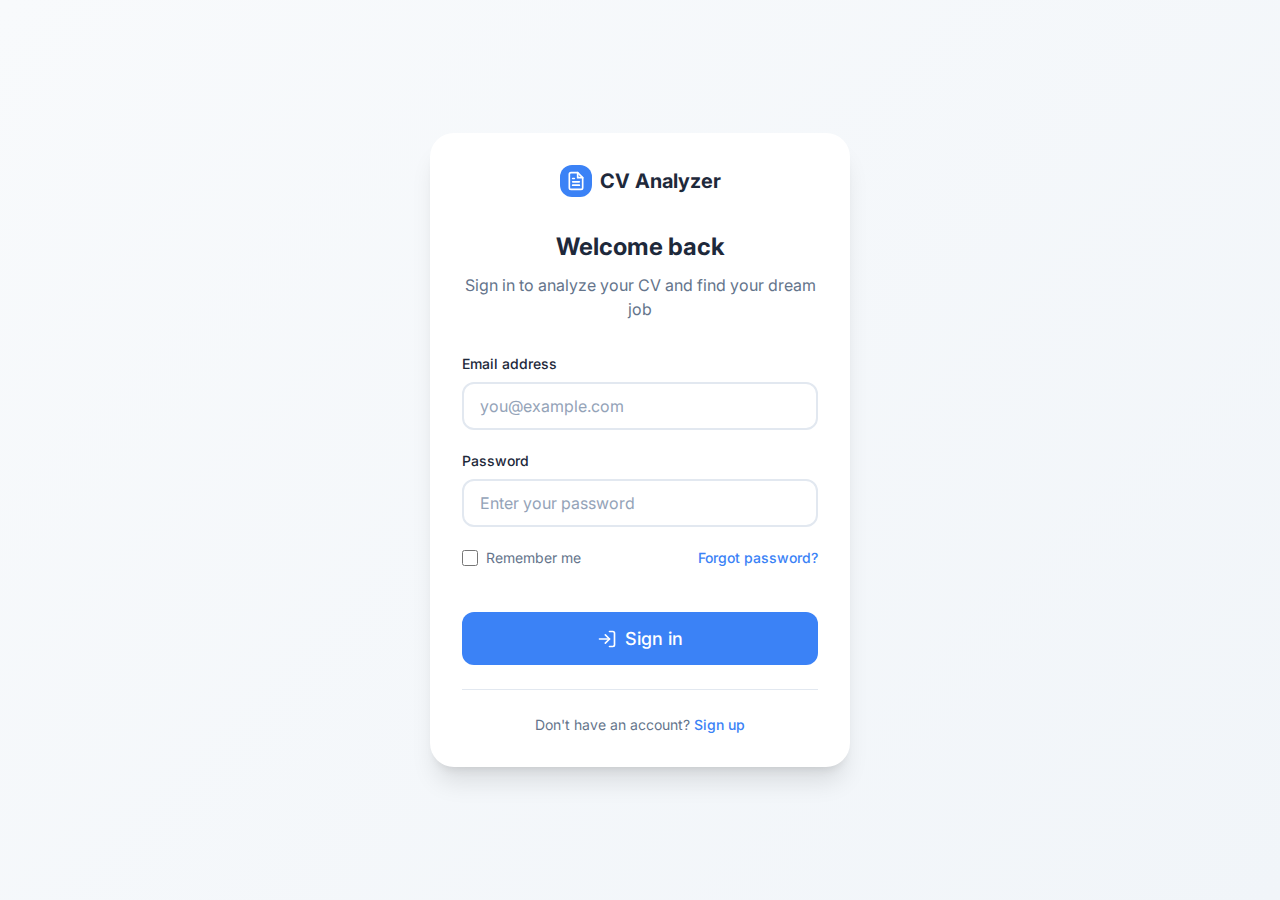
<file: login.html>
<!DOCTYPE html>
<html lang="en">
<head>
  <meta charset="UTF-8">
  <meta name="viewport" content="width=device-width, initial-scale=1.0">
  <title>Login - CV Analyzer</title>
  <meta name="description" content="Login to CV Analyzer - Professional CV analysis and job compatibility evaluation">
  
  <!-- Google Fonts -->
  <link rel="preconnect" href="https://fonts.googleapis.com">
  <link rel="preconnect" href="https://fonts.gstatic.com" crossorigin>
  <link href="https://fonts.googleapis.com/css2?family=Inter:wght@400;500;600;700&display=swap" rel="stylesheet">
  
  <!-- Theme Styles -->
  <link rel="stylesheet" href="css/theme.css">
</head>
<body>
  <!-- 
    ========================================
    LOGIN PAGE
    ========================================
    Purpose: Simple access point with minimal distractions
    UX Goal: Quick, frictionless authentication
    ========================================
  -->
  
  <main class="auth-page">
    <div class="auth-card fade-in">
      <!-- Logo Section -->
      <div class="auth-card__logo">
        <div class="navbar__logo" style="justify-content: center;">
          <div class="navbar__logo-icon">
            <svg xmlns="http://www.w3.org/2000/svg" width="20" height="20" viewBox="0 0 24 24" fill="none" stroke="currentColor" stroke-width="2" stroke-linecap="round" stroke-linejoin="round">
              <path d="M14 2H6a2 2 0 0 0-2 2v16a2 2 0 0 0 2 2h12a2 2 0 0 0 2-2V8z"></path>
              <polyline points="14 2 14 8 20 8"></polyline>
              <line x1="16" y1="13" x2="8" y2="13"></line>
              <line x1="16" y1="17" x2="8" y2="17"></line>
              <polyline points="10 9 9 9 8 9"></polyline>
            </svg>
          </div>
          <span>CV Analyzer</span>
        </div>
      </div>
      
      <!-- Header -->
      <h1 class="auth-card__title">Welcome back</h1>
      <p class="auth-card__subtitle">Sign in to analyze your CV and find your dream job</p>
      
      <!-- Login Form -->
      <form id="loginForm" class="auth-form">
        <!-- Email Field -->
        <div class="form-group">
          <label for="email" class="form-label">Email address</label>
          <input 
            type="email" 
            id="email" 
            name="email" 
            class="form-input" 
            placeholder="you@example.com"
            required
            autocomplete="email"
          >
        </div>
        
        <!-- Password Field -->
        <div class="form-group">
          <label for="password" class="form-label">Password</label>
          <input 
            type="password" 
            id="password" 
            name="password" 
            class="form-input" 
            placeholder="Enter your password"
            required
            autocomplete="current-password"
          >
        </div>
        
        <!-- Remember Me & Forgot Password -->
        <div class="form-group" style="display: flex; justify-content: space-between; align-items: center;">
          <label style="display: flex; align-items: center; gap: var(--space-2); cursor: pointer;">
            <input type="checkbox" name="remember" style="width: 16px; height: 16px; accent-color: var(--color-accent);">
            <span class="text-sm text-secondary">Remember me</span>
          </label>
          <a href="#" class="text-sm" style="color: var(--color-accent); font-weight: var(--font-medium);">Forgot password?</a>
        </div>
        
        <!-- Submit Button -->
        <button type="submit" class="btn btn--primary btn--lg w-full" style="margin-top: var(--space-6);">
          <svg xmlns="http://www.w3.org/2000/svg" width="20" height="20" viewBox="0 0 24 24" fill="none" stroke="currentColor" stroke-width="2" stroke-linecap="round" stroke-linejoin="round">
            <path d="M15 3h4a2 2 0 0 1 2 2v14a2 2 0 0 1-2 2h-4"></path>
            <polyline points="10 17 15 12 10 7"></polyline>
            <line x1="15" y1="12" x2="3" y2="12"></line>
          </svg>
          Sign in
        </button>
      </form>
      
      <!-- Footer -->
      <div class="auth-card__footer">
        Don't have an account? <a href="signup.html">Sign up</a>
      </div>
    </div>
  </main>
  
  <!-- JavaScript -->
  <script src="js/auth.js"></script>
</body>
</html>
</file>
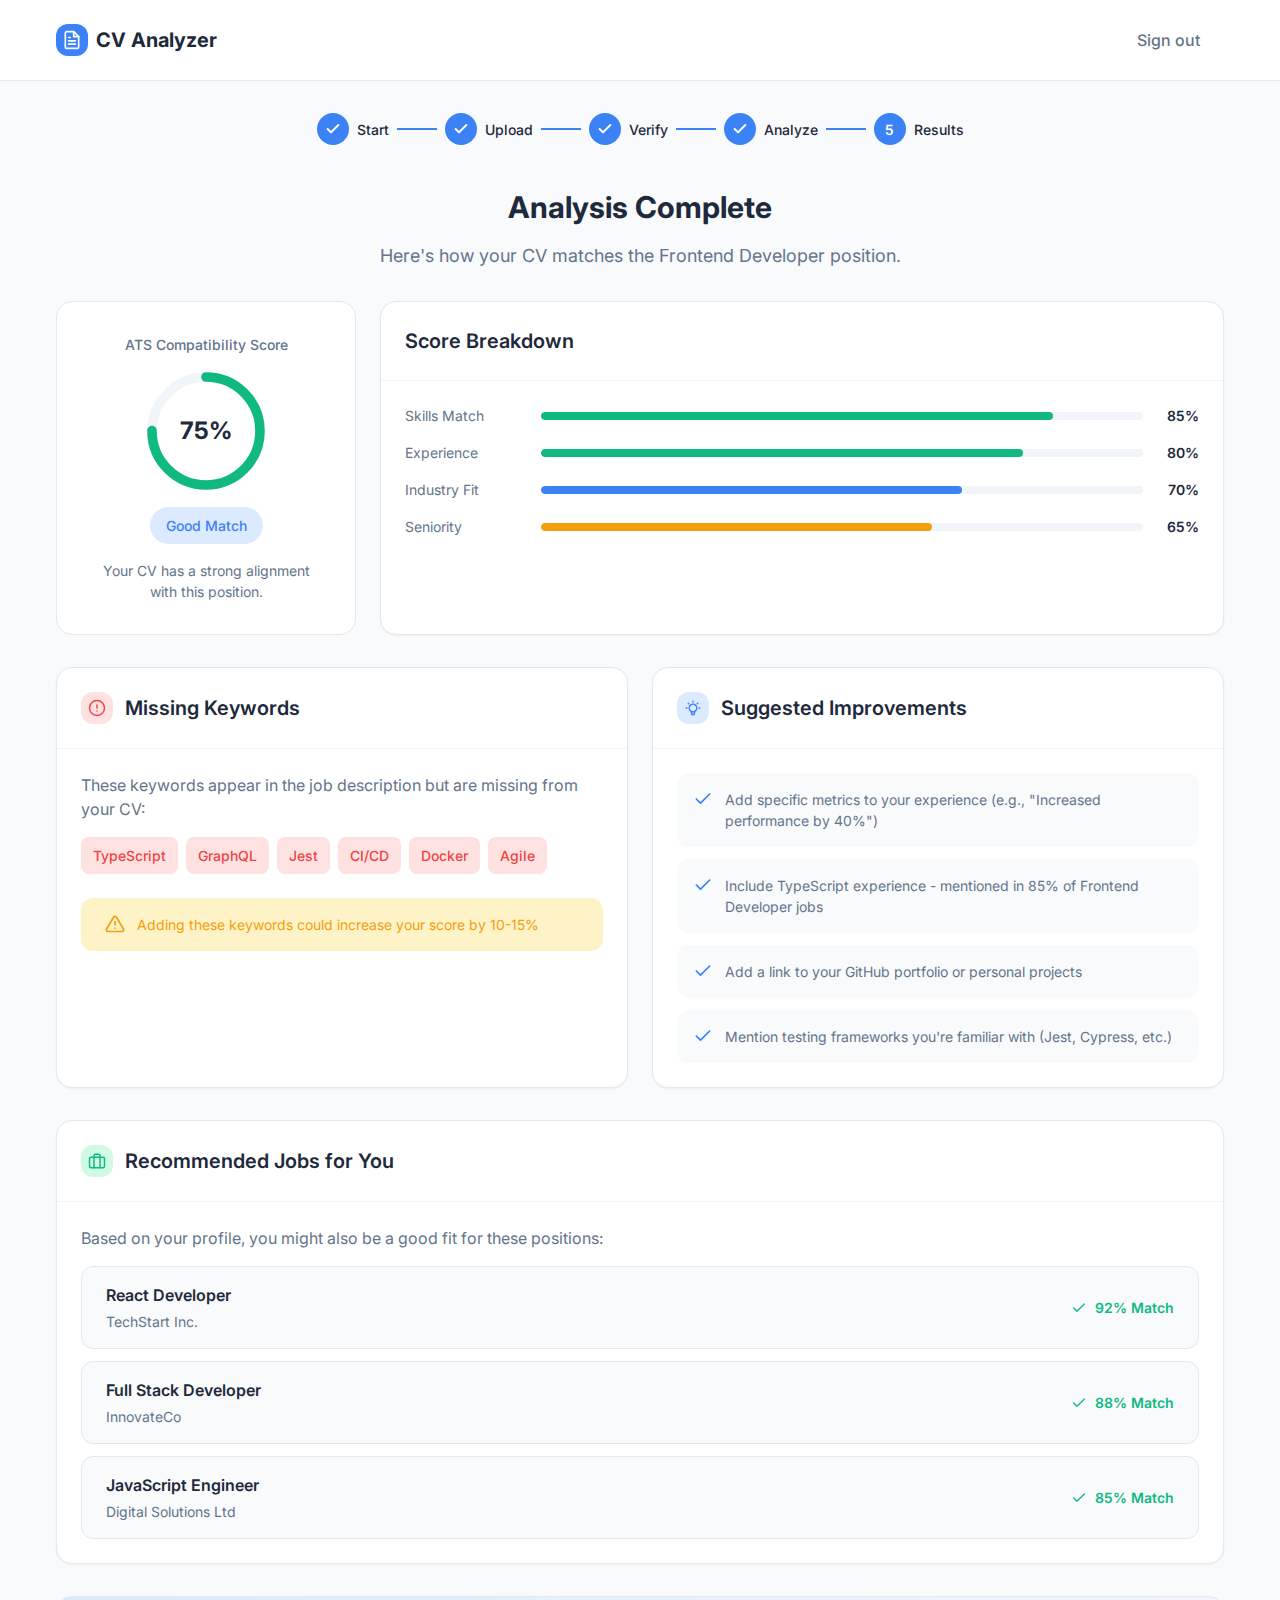
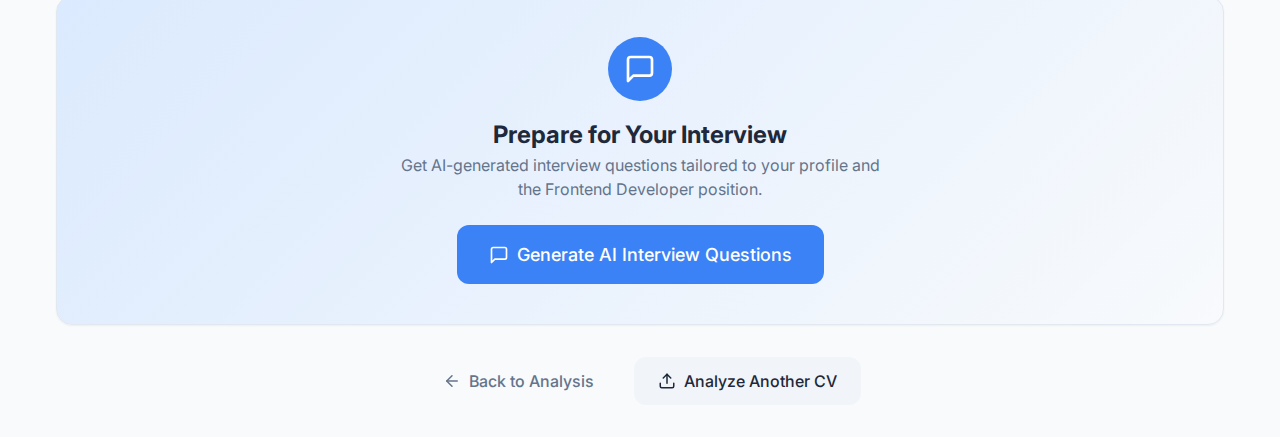
<file: results.html>
<!DOCTYPE html>
<html lang="en">
<head>
  <meta charset="UTF-8">
  <meta name="viewport" content="width=device-width, initial-scale=1.0">
  <title>Analysis Results - CV Analyzer</title>
  <meta name="description" content="View your CV analysis results, ATS compatibility score, and job match breakdown">
  
  <!-- Google Fonts -->
  <link rel="preconnect" href="https://fonts.googleapis.com">
  <link rel="preconnect" href="https://fonts.gstatic.com" crossorigin>
  <link href="https://fonts.googleapis.com/css2?family=Inter:wght@400;500;600;700&display=swap" rel="stylesheet">
  
  <!-- Theme Styles -->
  <link rel="stylesheet" href="css/theme.css">
</head>
<body>
  <!-- 
    ========================================
    RESULTS PAGE (CORE PAGE)
    ========================================
    Purpose: Display comprehensive analysis results
    UX Requirements:
    - Clean, professional, and readable
    - ATS Compatibility Score (circular progress)
    - Breakdown: Skills match, Experience, Industry fit, Seniority
    - Missing keywords section
    - Recommended jobs list
    - Suggested improvements
    - CTA: "Generate AI Interview Questions"
    ========================================
  -->
  
  <!-- Navigation Bar -->
  <nav class="navbar">
    <div class="container navbar__container">
      <a href="index.html" class="navbar__logo">
        <div class="navbar__logo-icon">
          <svg xmlns="http://www.w3.org/2000/svg" width="20" height="20" viewBox="0 0 24 24" fill="none" stroke="currentColor" stroke-width="2" stroke-linecap="round" stroke-linejoin="round">
            <path d="M14 2H6a2 2 0 0 0-2 2v16a2 2 0 0 0 2 2h12a2 2 0 0 0 2-2V8z"></path>
            <polyline points="14 2 14 8 20 8"></polyline>
            <line x1="16" y1="13" x2="8" y2="13"></line>
            <line x1="16" y1="17" x2="8" y2="17"></line>
            <polyline points="10 9 9 9 8 9"></polyline>
          </svg>
        </div>
        <span>CV Analyzer</span>
      </a>
      
      <div class="navbar__actions">
        <a href="login.html" class="btn btn--ghost">Sign out</a>
      </div>
    </div>
  </nav>
  
  <!-- Main Content -->
  <main class="main-content">
    <div class="container">
      
      <!-- Stepper Navigation -->
      <div class="stepper" style="margin-bottom: var(--space-10);">
        <div class="stepper__item stepper__item--completed">
          <div class="stepper__circle">
            <svg xmlns="http://www.w3.org/2000/svg" width="16" height="16" viewBox="0 0 24 24" fill="none" stroke="currentColor" stroke-width="3" stroke-linecap="round" stroke-linejoin="round">
              <polyline points="20 6 9 17 4 12"></polyline>
            </svg>
          </div>
          <span class="stepper__label">Start</span>
        </div>
        <div class="stepper__line" style="background-color: var(--color-accent);"></div>
        <div class="stepper__item stepper__item--completed">
          <div class="stepper__circle">
            <svg xmlns="http://www.w3.org/2000/svg" width="16" height="16" viewBox="0 0 24 24" fill="none" stroke="currentColor" stroke-width="3" stroke-linecap="round" stroke-linejoin="round">
              <polyline points="20 6 9 17 4 12"></polyline>
            </svg>
          </div>
          <span class="stepper__label">Upload</span>
        </div>
        <div class="stepper__line" style="background-color: var(--color-accent);"></div>
        <div class="stepper__item stepper__item--completed">
          <div class="stepper__circle">
            <svg xmlns="http://www.w3.org/2000/svg" width="16" height="16" viewBox="0 0 24 24" fill="none" stroke="currentColor" stroke-width="3" stroke-linecap="round" stroke-linejoin="round">
              <polyline points="20 6 9 17 4 12"></polyline>
            </svg>
          </div>
          <span class="stepper__label">Verify</span>
        </div>
        <div class="stepper__line" style="background-color: var(--color-accent);"></div>
        <div class="stepper__item stepper__item--completed">
          <div class="stepper__circle">
            <svg xmlns="http://www.w3.org/2000/svg" width="16" height="16" viewBox="0 0 24 24" fill="none" stroke="currentColor" stroke-width="3" stroke-linecap="round" stroke-linejoin="round">
              <polyline points="20 6 9 17 4 12"></polyline>
            </svg>
          </div>
          <span class="stepper__label">Analyze</span>
        </div>
        <div class="stepper__line" style="background-color: var(--color-accent);"></div>
        <div class="stepper__item stepper__item--active">
          <div class="stepper__circle">5</div>
          <span class="stepper__label">Results</span>
        </div>
      </div>
      
      <!-- Page Header -->
      <header class="page-header" style="margin-bottom: var(--space-8);">
        <h1 class="page-header__title">Analysis Complete</h1>
        <p class="page-header__subtitle">
          Here's how your CV matches the Frontend Developer position.
        </p>
      </header>
      
      <!-- Results Grid -->
      <div class="results-grid" style="margin-bottom: var(--space-8);">
        
        <!-- Score Card -->
        <div class="score-card">
          <p class="score-card__label">ATS Compatibility Score</p>
          <div class="score-card__value">
            <div class="circular-progress">
              <svg class="circular-progress__svg" width="120" height="120" viewBox="0 0 100 100">
                <circle class="circular-progress__track" cx="50" cy="50" r="45"></circle>
                <circle class="circular-progress__fill circular-progress__fill--success" cx="50" cy="50" r="45" style="stroke-dashoffset: 70;"></circle>
              </svg>
              <span class="circular-progress__text">75%</span>
            </div>
          </div>
          <span class="score-card__status score-card__status--good">Good Match</span>
          <p class="text-sm text-secondary mt-4">Your CV has a strong alignment with this position.</p>
        </div>
        
        <!-- Breakdown Card -->
        <div class="card">
          <div class="card__header">
            <h2 class="text-xl font-semibold">Score Breakdown</h2>
          </div>
          <div class="card__body">
            <div class="breakdown-list">
              
              <!-- Skills Match -->
              <div class="breakdown-item">
                <span class="breakdown-item__label">Skills Match</span>
                <div class="breakdown-item__bar">
                  <div class="progress">
                    <div class="progress__bar progress__bar--success" style="width: 85%;"></div>
                  </div>
                </div>
                <span class="breakdown-item__value">85%</span>
              </div>
              
              <!-- Experience -->
              <div class="breakdown-item">
                <span class="breakdown-item__label">Experience</span>
                <div class="breakdown-item__bar">
                  <div class="progress">
                    <div class="progress__bar progress__bar--success" style="width: 80%;"></div>
                  </div>
                </div>
                <span class="breakdown-item__value">80%</span>
              </div>
              
              <!-- Industry Fit -->
              <div class="breakdown-item">
                <span class="breakdown-item__label">Industry Fit</span>
                <div class="breakdown-item__bar">
                  <div class="progress">
                    <div class="progress__bar" style="width: 70%;"></div>
                  </div>
                </div>
                <span class="breakdown-item__value">70%</span>
              </div>
              
              <!-- Seniority -->
              <div class="breakdown-item">
                <span class="breakdown-item__label">Seniority</span>
                <div class="breakdown-item__bar">
                  <div class="progress">
                    <div class="progress__bar progress__bar--warning" style="width: 65%;"></div>
                  </div>
                </div>
                <span class="breakdown-item__value">65%</span>
              </div>
              
            </div>
          </div>
        </div>
        
      </div>
      
      <!-- Two Column Layout -->
      <div class="grid" style="grid-template-columns: repeat(auto-fit, minmax(350px, 1fr)); gap: var(--space-6); margin-bottom: var(--space-8);">
        
        <!-- Missing Keywords -->
        <div class="card">
          <div class="card__header" style="display: flex; align-items: center; gap: var(--space-3);">
            <div style="width: 32px; height: 32px; background-color: var(--color-error-light); border-radius: var(--radius-lg); display: flex; align-items: center; justify-content: center; color: var(--color-error);">
              <svg xmlns="http://www.w3.org/2000/svg" width="18" height="18" viewBox="0 0 24 24" fill="none" stroke="currentColor" stroke-width="2" stroke-linecap="round" stroke-linejoin="round">
                <circle cx="12" cy="12" r="10"></circle>
                <line x1="12" y1="8" x2="12" y2="12"></line>
                <line x1="12" y1="16" x2="12.01" y2="16"></line>
              </svg>
            </div>
            <h2 class="text-xl font-semibold">Missing Keywords</h2>
          </div>
          <div class="card__body">
            <p class="text-secondary mb-4">These keywords appear in the job description but are missing from your CV:</p>
            <div class="keywords-grid">
              <span class="keyword-tag">TypeScript</span>
              <span class="keyword-tag">GraphQL</span>
              <span class="keyword-tag">Jest</span>
              <span class="keyword-tag">CI/CD</span>
              <span class="keyword-tag">Docker</span>
              <span class="keyword-tag">Agile</span>
            </div>
            <div class="alert alert--warning mt-6">
              <svg xmlns="http://www.w3.org/2000/svg" width="20" height="20" viewBox="0 0 24 24" fill="none" stroke="currentColor" stroke-width="2" stroke-linecap="round" stroke-linejoin="round" style="flex-shrink: 0;">
                <path d="M10.29 3.86L1.82 18a2 2 0 0 0 1.71 3h16.94a2 2 0 0 0 1.71-3L13.71 3.86a2 2 0 0 0-3.42 0z"></path>
                <line x1="12" y1="9" x2="12" y2="13"></line>
                <line x1="12" y1="17" x2="12.01" y2="17"></line>
              </svg>
              <p class="text-sm">Adding these keywords could increase your score by 10-15%</p>
            </div>
          </div>
        </div>
        
        <!-- Suggested Improvements -->
        <div class="card">
          <div class="card__header" style="display: flex; align-items: center; gap: var(--space-3);">
            <div style="width: 32px; height: 32px; background-color: var(--color-accent-light); border-radius: var(--radius-lg); display: flex; align-items: center; justify-content: center; color: var(--color-accent);">
              <svg xmlns="http://www.w3.org/2000/svg" width="18" height="18" viewBox="0 0 24 24" fill="none" stroke="currentColor" stroke-width="2" stroke-linecap="round" stroke-linejoin="round">
                <path d="M9.663 17h4.673M12 3v1m6.364 1.636l-.707.707M21 12h-1M4 12H3m3.343-5.657l-.707-.707m2.828 9.9a5 5 0 117.072 0l-.548.547A3.374 3.374 0 0014 18.469V19a2 2 0 11-4 0v-.531c0-.895-.356-1.754-.988-2.386l-.548-.547z"></path>
              </svg>
            </div>
            <h2 class="text-xl font-semibold">Suggested Improvements</h2>
          </div>
          <div class="card__body">
            <div class="suggestions-list">
              <div class="suggestion-item">
                <svg class="suggestion-item__icon" xmlns="http://www.w3.org/2000/svg" width="20" height="20" viewBox="0 0 24 24" fill="none" stroke="currentColor" stroke-width="2" stroke-linecap="round" stroke-linejoin="round">
                  <polyline points="20 6 9 17 4 12"></polyline>
                </svg>
                <p class="suggestion-item__text">Add specific metrics to your experience (e.g., "Increased performance by 40%")</p>
              </div>
              <div class="suggestion-item">
                <svg class="suggestion-item__icon" xmlns="http://www.w3.org/2000/svg" width="20" height="20" viewBox="0 0 24 24" fill="none" stroke="currentColor" stroke-width="2" stroke-linecap="round" stroke-linejoin="round">
                  <polyline points="20 6 9 17 4 12"></polyline>
                </svg>
                <p class="suggestion-item__text">Include TypeScript experience - mentioned in 85% of Frontend Developer jobs</p>
              </div>
              <div class="suggestion-item">
                <svg class="suggestion-item__icon" xmlns="http://www.w3.org/2000/svg" width="20" height="20" viewBox="0 0 24 24" fill="none" stroke="currentColor" stroke-width="2" stroke-linecap="round" stroke-linejoin="round">
                  <polyline points="20 6 9 17 4 12"></polyline>
                </svg>
                <p class="suggestion-item__text">Add a link to your GitHub portfolio or personal projects</p>
              </div>
              <div class="suggestion-item">
                <svg class="suggestion-item__icon" xmlns="http://www.w3.org/2000/svg" width="20" height="20" viewBox="0 0 24 24" fill="none" stroke="currentColor" stroke-width="2" stroke-linecap="round" stroke-linejoin="round">
                  <polyline points="20 6 9 17 4 12"></polyline>
                </svg>
                <p class="suggestion-item__text">Mention testing frameworks you're familiar with (Jest, Cypress, etc.)</p>
              </div>
            </div>
          </div>
        </div>
        
      </div>
      
      <!-- Recommended Jobs -->
      <div class="card" style="margin-bottom: var(--space-8);">
        <div class="card__header" style="display: flex; align-items: center; gap: var(--space-3);">
          <div style="width: 32px; height: 32px; background-color: var(--color-success-light); border-radius: var(--radius-lg); display: flex; align-items: center; justify-content: center; color: var(--color-success);">
            <svg xmlns="http://www.w3.org/2000/svg" width="18" height="18" viewBox="0 0 24 24" fill="none" stroke="currentColor" stroke-width="2" stroke-linecap="round" stroke-linejoin="round">
              <rect x="2" y="7" width="20" height="14" rx="2" ry="2"></rect>
              <path d="M16 21V5a2 2 0 0 0-2-2h-4a2 2 0 0 0-2 2v16"></path>
            </svg>
          </div>
          <h2 class="text-xl font-semibold">Recommended Jobs for You</h2>
        </div>
        <div class="card__body">
          <p class="text-secondary mb-4">Based on your profile, you might also be a good fit for these positions:</p>
          <div class="jobs-list">
            <div class="job-item">
              <div class="job-item__info">
                <span class="job-item__title">React Developer</span>
                <span class="job-item__company">TechStart Inc.</span>
              </div>
              <span class="job-item__match">
                <svg xmlns="http://www.w3.org/2000/svg" width="16" height="16" viewBox="0 0 24 24" fill="none" stroke="currentColor" stroke-width="2" stroke-linecap="round" stroke-linejoin="round">
                  <polyline points="20 6 9 17 4 12"></polyline>
                </svg>
                92% Match
              </span>
            </div>
            <div class="job-item">
              <div class="job-item__info">
                <span class="job-item__title">Full Stack Developer</span>
                <span class="job-item__company">InnovateCo</span>
              </div>
              <span class="job-item__match">
                <svg xmlns="http://www.w3.org/2000/svg" width="16" height="16" viewBox="0 0 24 24" fill="none" stroke="currentColor" stroke-width="2" stroke-linecap="round" stroke-linejoin="round">
                  <polyline points="20 6 9 17 4 12"></polyline>
                </svg>
                88% Match
              </span>
            </div>
            <div class="job-item">
              <div class="job-item__info">
                <span class="job-item__title">JavaScript Engineer</span>
                <span class="job-item__company">Digital Solutions Ltd</span>
              </div>
              <span class="job-item__match">
                <svg xmlns="http://www.w3.org/2000/svg" width="16" height="16" viewBox="0 0 24 24" fill="none" stroke="currentColor" stroke-width="2" stroke-linecap="round" stroke-linejoin="round">
                  <polyline points="20 6 9 17 4 12"></polyline>
                </svg>
                85% Match
              </span>
            </div>
          </div>
        </div>
      </div>
      
      <!-- CTA Section -->
      <div class="card" style="text-align: center; background: linear-gradient(135deg, var(--color-accent-light) 0%, var(--color-bg-secondary) 100%);">
        <div class="card__body" style="padding: var(--space-10);">
          <div style="width: 64px; height: 64px; background-color: var(--color-accent); border-radius: var(--radius-full); display: flex; align-items: center; justify-content: center; margin: 0 auto var(--space-4); color: white;">
            <svg xmlns="http://www.w3.org/2000/svg" width="32" height="32" viewBox="0 0 24 24" fill="none" stroke="currentColor" stroke-width="2" stroke-linecap="round" stroke-linejoin="round">
              <path d="M21 15a2 2 0 0 1-2 2H7l-4 4V5a2 2 0 0 1 2-2h14a2 2 0 0 1 2 2z"></path>
            </svg>
          </div>
          <h2 class="text-2xl font-bold mb-3">Prepare for Your Interview</h2>
          <p class="text-secondary mb-6" style="max-width: 500px; margin-left: auto; margin-right: auto;">
            Get AI-generated interview questions tailored to your profile and the Frontend Developer position.
          </p>
          <a href="interview.html" class="btn btn--primary btn--lg">
            <svg xmlns="http://www.w3.org/2000/svg" width="20" height="20" viewBox="0 0 24 24" fill="none" stroke="currentColor" stroke-width="2" stroke-linecap="round" stroke-linejoin="round">
              <path d="M21 15a2 2 0 0 1-2 2H7l-4 4V5a2 2 0 0 1 2-2h14a2 2 0 0 1 2 2z"></path>
            </svg>
            Generate AI Interview Questions
          </a>
        </div>
      </div>
      
      <!-- Action Buttons -->
      <div style="display: flex; justify-content: center; gap: var(--space-4); margin-top: var(--space-8);">
        <a href="calculate.html" class="btn btn--ghost">
          <svg xmlns="http://www.w3.org/2000/svg" width="18" height="18" viewBox="0 0 24 24" fill="none" stroke="currentColor" stroke-width="2" stroke-linecap="round" stroke-linejoin="round">
            <line x1="19" y1="12" x2="5" y2="12"></line>
            <polyline points="12 19 5 12 12 5"></polyline>
          </svg>
          Back to Analysis
        </a>
        <a href="upload.html" class="btn btn--secondary">
          <svg xmlns="http://www.w3.org/2000/svg" width="18" height="18" viewBox="0 0 24 24" fill="none" stroke="currentColor" stroke-width="2" stroke-linecap="round" stroke-linejoin="round">
            <path d="M21 15v4a2 2 0 0 1-2 2H5a2 2 0 0 1-2-2v-4"></path>
            <polyline points="17 8 12 3 7 8"></polyline>
            <line x1="12" y1="3" x2="12" y2="15"></line>
          </svg>
          Analyze Another CV
        </a>
      </div>
      
    </div>
  </main>
  
  <!-- JavaScript -->
  <script src="js/results.js"></script>
</body>
</html>
</file>
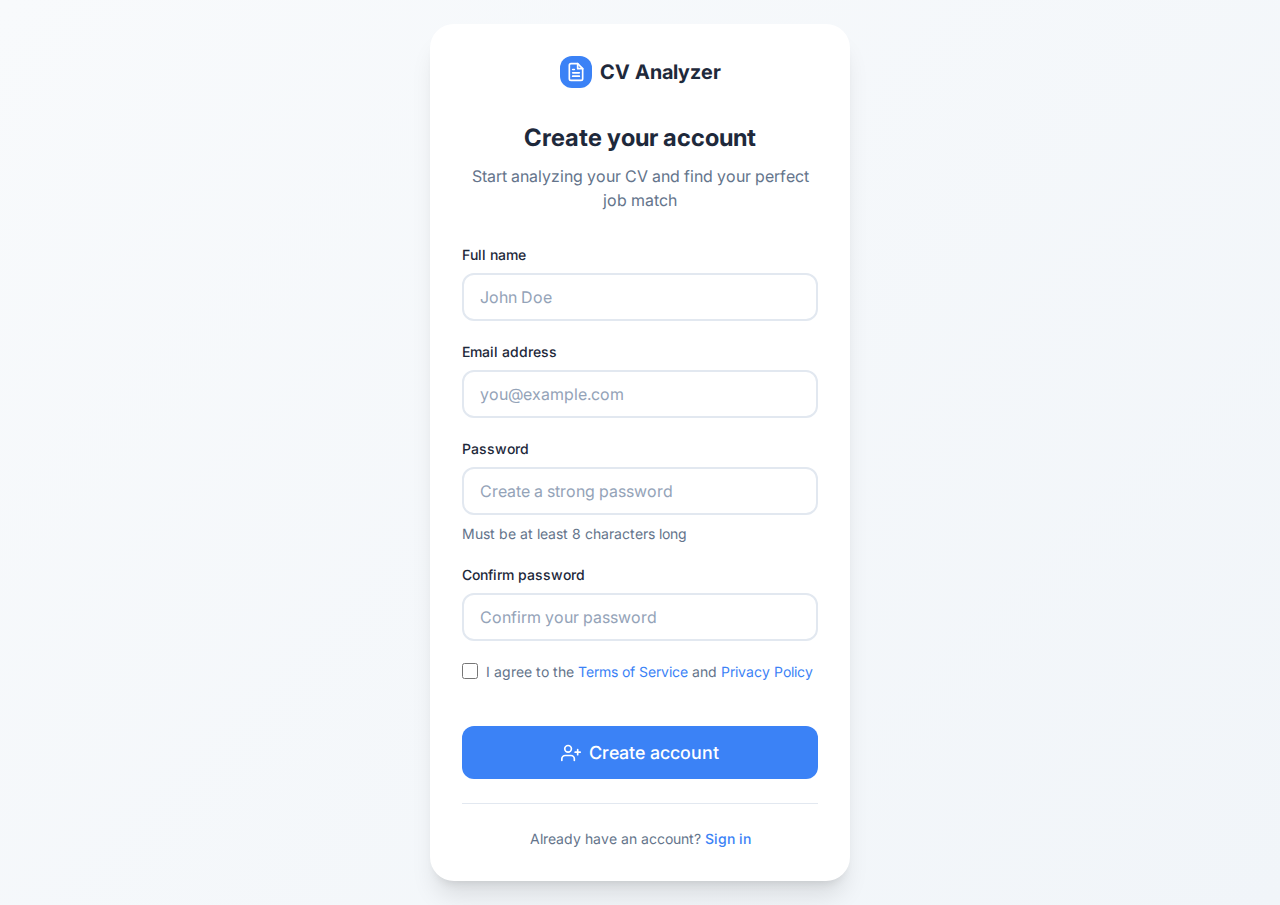
<file: signup.html>
<!DOCTYPE html>
<html lang="en">
<head>
  <meta charset="UTF-8">
  <meta name="viewport" content="width=device-width, initial-scale=1.0">
  <title>Sign Up - CV Analyzer</title>
  <meta name="description" content="Create your CV Analyzer account - Professional CV analysis and job compatibility evaluation">
  
  <!-- Google Fonts -->
  <link rel="preconnect" href="https://fonts.googleapis.com">
  <link rel="preconnect" href="https://fonts.gstatic.com" crossorigin>
  <link href="https://fonts.googleapis.com/css2?family=Inter:wght@400;500;600;700&display=swap" rel="stylesheet">
  
  <!-- Theme Styles -->
  <link rel="stylesheet" href="css/theme.css">
</head>
<body>
  <!-- 
    ========================================
    SIGN UP PAGE
    ========================================
    Purpose: Account creation with minimal friction
    UX Goal: Clear, simple registration process
    ========================================
  -->
  
  <main class="auth-page">
    <div class="auth-card fade-in">
      <!-- Logo Section -->
      <div class="auth-card__logo">
        <div class="navbar__logo" style="justify-content: center;">
          <div class="navbar__logo-icon">
            <svg xmlns="http://www.w3.org/2000/svg" width="20" height="20" viewBox="0 0 24 24" fill="none" stroke="currentColor" stroke-width="2" stroke-linecap="round" stroke-linejoin="round">
              <path d="M14 2H6a2 2 0 0 0-2 2v16a2 2 0 0 0 2 2h12a2 2 0 0 0 2-2V8z"></path>
              <polyline points="14 2 14 8 20 8"></polyline>
              <line x1="16" y1="13" x2="8" y2="13"></line>
              <line x1="16" y1="17" x2="8" y2="17"></line>
              <polyline points="10 9 9 9 8 9"></polyline>
            </svg>
          </div>
          <span>CV Analyzer</span>
        </div>
      </div>
      
      <!-- Header -->
      <h1 class="auth-card__title">Create your account</h1>
      <p class="auth-card__subtitle">Start analyzing your CV and find your perfect job match</p>
      
      <!-- Sign Up Form -->
      <form id="signupForm" class="auth-form">
        <!-- Full Name Field -->
        <div class="form-group">
          <label for="fullName" class="form-label">Full name</label>
          <input 
            type="text" 
            id="fullName" 
            name="fullName" 
            class="form-input" 
            placeholder="John Doe"
            required
            autocomplete="name"
          >
        </div>
        
        <!-- Email Field -->
        <div class="form-group">
          <label for="email" class="form-label">Email address</label>
          <input 
            type="email" 
            id="email" 
            name="email" 
            class="form-input" 
            placeholder="you@example.com"
            required
            autocomplete="email"
          >
        </div>
        
        <!-- Password Field -->
        <div class="form-group">
          <label for="password" class="form-label">Password</label>
          <input 
            type="password" 
            id="password" 
            name="password" 
            class="form-input" 
            placeholder="Create a strong password"
            required
            autocomplete="new-password"
            minlength="8"
          >
          <p class="form-hint">Must be at least 8 characters long</p>
        </div>
        
        <!-- Confirm Password Field -->
        <div class="form-group">
          <label for="confirmPassword" class="form-label">Confirm password</label>
          <input 
            type="password" 
            id="confirmPassword" 
            name="confirmPassword" 
            class="form-input" 
            placeholder="Confirm your password"
            required
            autocomplete="new-password"
          >
        </div>
        
        <!-- Terms Checkbox -->
        <div class="form-group">
          <label style="display: flex; align-items: flex-start; gap: var(--space-2); cursor: pointer;">
            <input type="checkbox" name="terms" required style="width: 16px; height: 16px; accent-color: var(--color-accent); margin-top: 2px;">
            <span class="text-sm text-secondary">
              I agree to the <a href="#" style="color: var(--color-accent);">Terms of Service</a> and <a href="#" style="color: var(--color-accent);">Privacy Policy</a>
            </span>
          </label>
        </div>
        
        <!-- Submit Button -->
        <button type="submit" class="btn btn--primary btn--lg w-full" style="margin-top: var(--space-6);">
          <svg xmlns="http://www.w3.org/2000/svg" width="20" height="20" viewBox="0 0 24 24" fill="none" stroke="currentColor" stroke-width="2" stroke-linecap="round" stroke-linejoin="round">
            <path d="M16 21v-2a4 4 0 0 0-4-4H5a4 4 0 0 0-4 4v2"></path>
            <circle cx="8.5" cy="7" r="4"></circle>
            <line x1="20" y1="8" x2="20" y2="14"></line>
            <line x1="23" y1="11" x2="17" y2="11"></line>
          </svg>
          Create account
        </button>
      </form>
      
      <!-- Footer -->
      <div class="auth-card__footer">
        Already have an account? <a href="login.html">Sign in</a>
      </div>
    </div>
  </main>
  
  <!-- JavaScript -->
  <script src="js/auth.js"></script>
</body>
</html>
</file>
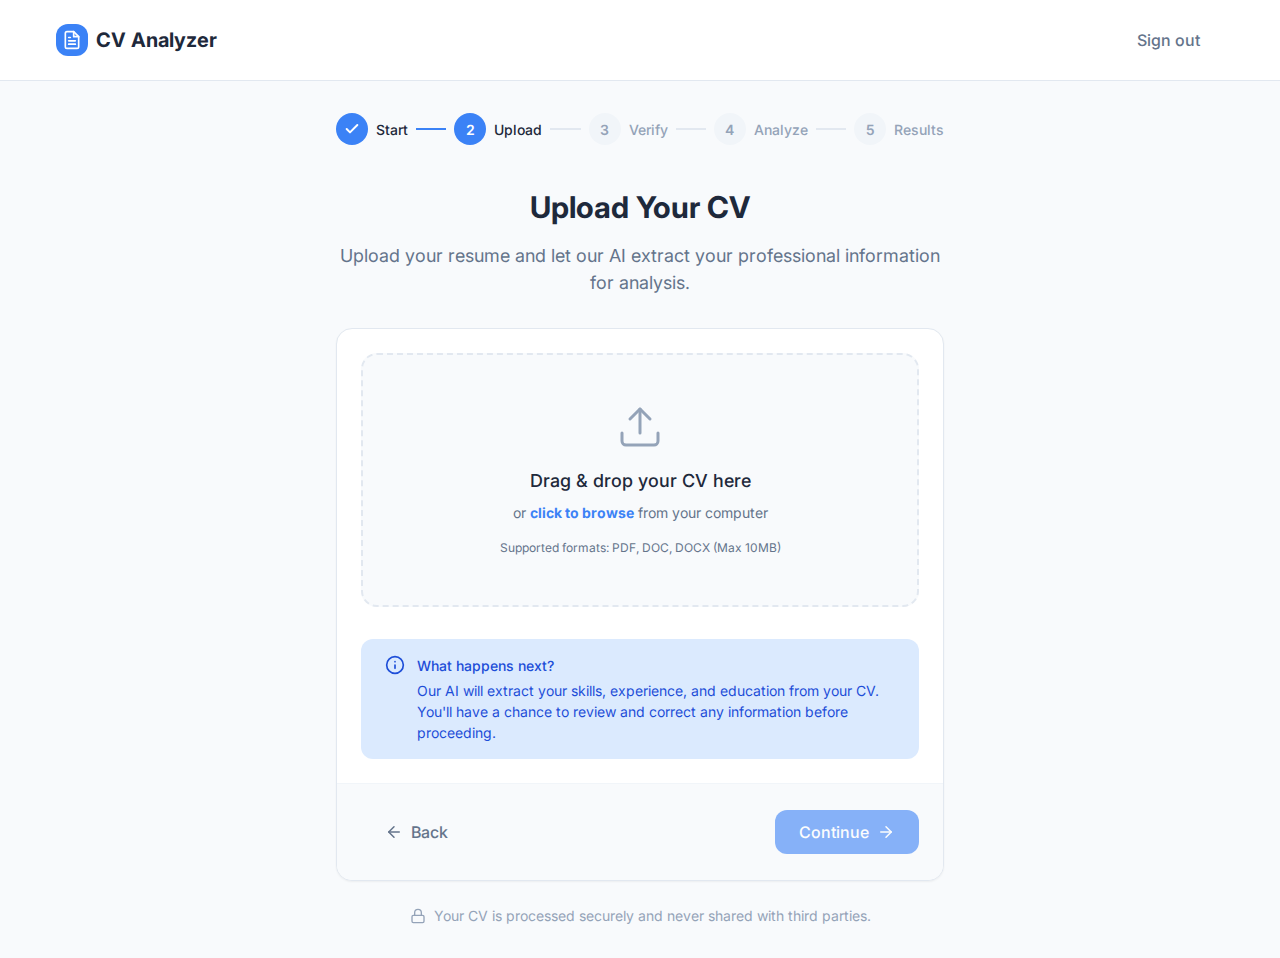
<file: upload.html>
<!DOCTYPE html>
<html lang="en">
<head>
  <meta charset="UTF-8">
  <meta name="viewport" content="width=device-width, initial-scale=1.0">
  <title>Upload CV - CV Analyzer</title>
  <meta name="description" content="Upload your CV for AI-powered analysis and job compatibility evaluation">
  
  <!-- Google Fonts -->
  <link rel="preconnect" href="https://fonts.googleapis.com">
  <link rel="preconnect" href="https://fonts.gstatic.com" crossorigin>
  <link href="https://fonts.googleapis.com/css2?family=Inter:wght@400;500;600;700&display=swap" rel="stylesheet">
  
  <!-- Theme Styles -->
  <link rel="stylesheet" href="css/theme.css">
</head>
<body>
  <!-- 
    ========================================
    UPLOAD PAGE
    ========================================
    Purpose: Upload CV file
    UX Requirements:
    - Clear upload zone (drag & drop style)
    - Clear explanation of what happens after upload
    - Loading / processing visual feedback
    - No clutter
    ========================================
  -->
  
  <!-- Navigation Bar -->
  <nav class="navbar">
    <div class="container navbar__container">
      <a href="index.html" class="navbar__logo">
        <div class="navbar__logo-icon">
          <svg xmlns="http://www.w3.org/2000/svg" width="20" height="20" viewBox="0 0 24 24" fill="none" stroke="currentColor" stroke-width="2" stroke-linecap="round" stroke-linejoin="round">
            <path d="M14 2H6a2 2 0 0 0-2 2v16a2 2 0 0 0 2 2h12a2 2 0 0 0 2-2V8z"></path>
            <polyline points="14 2 14 8 20 8"></polyline>
            <line x1="16" y1="13" x2="8" y2="13"></line>
            <line x1="16" y1="17" x2="8" y2="17"></line>
            <polyline points="10 9 9 9 8 9"></polyline>
          </svg>
        </div>
        <span>CV Analyzer</span>
      </a>
      
      <div class="navbar__actions">
        <a href="login.html" class="btn btn--ghost">Sign out</a>
      </div>
    </div>
  </nav>
  
  <!-- Main Content -->
  <main class="main-content">
    <div class="container container-narrow">
      
      <!-- Stepper Navigation -->
      <div class="stepper" style="margin-bottom: var(--space-10);">
        <div class="stepper__item stepper__item--completed">
          <div class="stepper__circle">
            <svg xmlns="http://www.w3.org/2000/svg" width="16" height="16" viewBox="0 0 24 24" fill="none" stroke="currentColor" stroke-width="3" stroke-linecap="round" stroke-linejoin="round">
              <polyline points="20 6 9 17 4 12"></polyline>
            </svg>
          </div>
          <span class="stepper__label">Start</span>
        </div>
        <div class="stepper__line" style="background-color: var(--color-accent);"></div>
        <div class="stepper__item stepper__item--active">
          <div class="stepper__circle">2</div>
          <span class="stepper__label">Upload</span>
        </div>
        <div class="stepper__line"></div>
        <div class="stepper__item">
          <div class="stepper__circle">3</div>
          <span class="stepper__label">Verify</span>
        </div>
        <div class="stepper__line"></div>
        <div class="stepper__item">
          <div class="stepper__circle">4</div>
          <span class="stepper__label">Analyze</span>
        </div>
        <div class="stepper__line"></div>
        <div class="stepper__item">
          <div class="stepper__circle">5</div>
          <span class="stepper__label">Results</span>
        </div>
      </div>
      
      <!-- Page Header -->
      <header class="page-header" style="margin-bottom: var(--space-8);">
        <h1 class="page-header__title">Upload Your CV</h1>
        <p class="page-header__subtitle">
          Upload your resume and let our AI extract your professional information for analysis.
        </p>
      </header>
      
      <!-- Upload Card -->
      <div class="card">
        <div class="card__body">
          
          <!-- Upload Zone -->
          <div 
            id="uploadZone" 
            class="upload-zone"
            role="button"
            tabindex="0"
            aria-label="Upload your CV file"
          >
            <input 
              type="file" 
              id="fileInput" 
              class="hidden" 
              accept=".pdf,.doc,.docx"
              aria-hidden="true"
            >
            
            <div class="upload-zone__icon">
              <svg xmlns="http://www.w3.org/2000/svg" width="48" height="48" viewBox="0 0 24 24" fill="none" stroke="currentColor" stroke-width="1.5" stroke-linecap="round" stroke-linejoin="round">
                <path d="M21 15v4a2 2 0 0 1-2 2H5a2 2 0 0 1-2-2v-4"></path>
                <polyline points="17 8 12 3 7 8"></polyline>
                <line x1="12" y1="3" x2="12" y2="15"></line>
              </svg>
            </div>
            
            <h3 class="upload-zone__title">Drag & drop your CV here</h3>
            <p class="upload-zone__text">
              or <strong style="color: var(--color-accent);">click to browse</strong> from your computer
            </p>
            <p class="upload-zone__text" style="margin-top: var(--space-4); font-size: var(--text-xs);">
              Supported formats: PDF, DOC, DOCX (Max 10MB)
            </p>
          </div>
          
          <!-- File Preview (Hidden by default) -->
          <div id="filePreview" class="hidden" style="margin-top: var(--space-6);">
            <div style="display: flex; align-items: center; gap: var(--space-4); padding: var(--space-4); background-color: var(--color-bg-secondary); border-radius: var(--radius-lg); border: 1px solid var(--color-border);">
              <div style="width: 48px; height: 48px; background-color: var(--color-accent-light); border-radius: var(--radius-lg); display: flex; align-items: center; justify-content: center; color: var(--color-accent);">
                <svg xmlns="http://www.w3.org/2000/svg" width="24" height="24" viewBox="0 0 24 24" fill="none" stroke="currentColor" stroke-width="2" stroke-linecap="round" stroke-linejoin="round">
                  <path d="M14 2H6a2 2 0 0 0-2 2v16a2 2 0 0 0 2 2h12a2 2 0 0 0 2-2V8z"></path>
                  <polyline points="14 2 14 8 20 8"></polyline>
                </svg>
              </div>
              <div style="flex: 1;">
                <p id="fileName" class="font-medium text-primary" style="margin-bottom: var(--space-1);">filename.pdf</p>
                <p id="fileSize" class="text-sm text-muted">2.4 MB</p>
              </div>
              <button id="removeFile" type="button" class="btn btn--ghost" aria-label="Remove file">
                <svg xmlns="http://www.w3.org/2000/svg" width="20" height="20" viewBox="0 0 24 24" fill="none" stroke="currentColor" stroke-width="2" stroke-linecap="round" stroke-linejoin="round">
                  <line x1="18" y1="6" x2="6" y2="18"></line>
                  <line x1="6" y1="6" x2="18" y2="18"></line>
                </svg>
              </button>
            </div>
          </div>
          
          <!-- Loading State (Hidden by default) -->
          <div id="uploadLoading" class="hidden" style="margin-top: var(--space-8); text-align: center;">
            <div class="spinner" style="margin: 0 auto var(--space-4);"></div>
            <p class="text-secondary">Analyzing your CV...</p>
            <p class="text-sm text-muted" style="margin-top: var(--space-2);">This may take a few moments</p>
          </div>
          
          <!-- Upload Info -->
          <div id="uploadInfo" style="margin-top: var(--space-8);">
            <div class="alert alert--info">
              <svg xmlns="http://www.w3.org/2000/svg" width="20" height="20" viewBox="0 0 24 24" fill="none" stroke="currentColor" stroke-width="2" stroke-linecap="round" stroke-linejoin="round" style="flex-shrink: 0;">
                <circle cx="12" cy="12" r="10"></circle>
                <line x1="12" y1="16" x2="12" y2="12"></line>
                <line x1="12" y1="8" x2="12.01" y2="8"></line>
              </svg>
              <div>
                <p class="font-medium" style="margin-bottom: var(--space-1);">What happens next?</p>
                <p>Our AI will extract your skills, experience, and education from your CV. You'll have a chance to review and correct any information before proceeding.</p>
              </div>
            </div>
          </div>
          
        </div>
        
        <!-- Card Footer -->
        <div class="card__footer" style="display: flex; justify-content: space-between; align-items: center;">
          <a href="index.html" class="btn btn--ghost">
            <svg xmlns="http://www.w3.org/2000/svg" width="18" height="18" viewBox="0 0 24 24" fill="none" stroke="currentColor" stroke-width="2" stroke-linecap="round" stroke-linejoin="round">
              <line x1="19" y1="12" x2="5" y2="12"></line>
              <polyline points="12 19 5 12 12 5"></polyline>
            </svg>
            Back
          </a>
          <button id="continueBtn" type="button" class="btn btn--primary" disabled>
            Continue
            <svg xmlns="http://www.w3.org/2000/svg" width="18" height="18" viewBox="0 0 24 24" fill="none" stroke="currentColor" stroke-width="2" stroke-linecap="round" stroke-linejoin="round">
              <line x1="5" y1="12" x2="19" y2="12"></line>
              <polyline points="12 5 19 12 12 19"></polyline>
            </svg>
          </button>
        </div>
      </div>
      
      <!-- Privacy Note -->
      <p class="text-center text-sm text-muted" style="margin-top: var(--space-6);">
        <svg xmlns="http://www.w3.org/2000/svg" width="16" height="16" viewBox="0 0 24 24" fill="none" stroke="currentColor" stroke-width="2" stroke-linecap="round" stroke-linejoin="round" style="vertical-align: text-bottom; margin-right: var(--space-1);">
          <rect x="3" y="11" width="18" height="11" rx="2" ry="2"></rect>
          <path d="M7 11V7a5 5 0 0 1 10 0v4"></path>
        </svg>
        Your CV is processed securely and never shared with third parties.
      </p>
      
    </div>
  </main>
  
  <!-- JavaScript -->
  <script src="js/upload.js"></script>
</body>
</html>
</file>
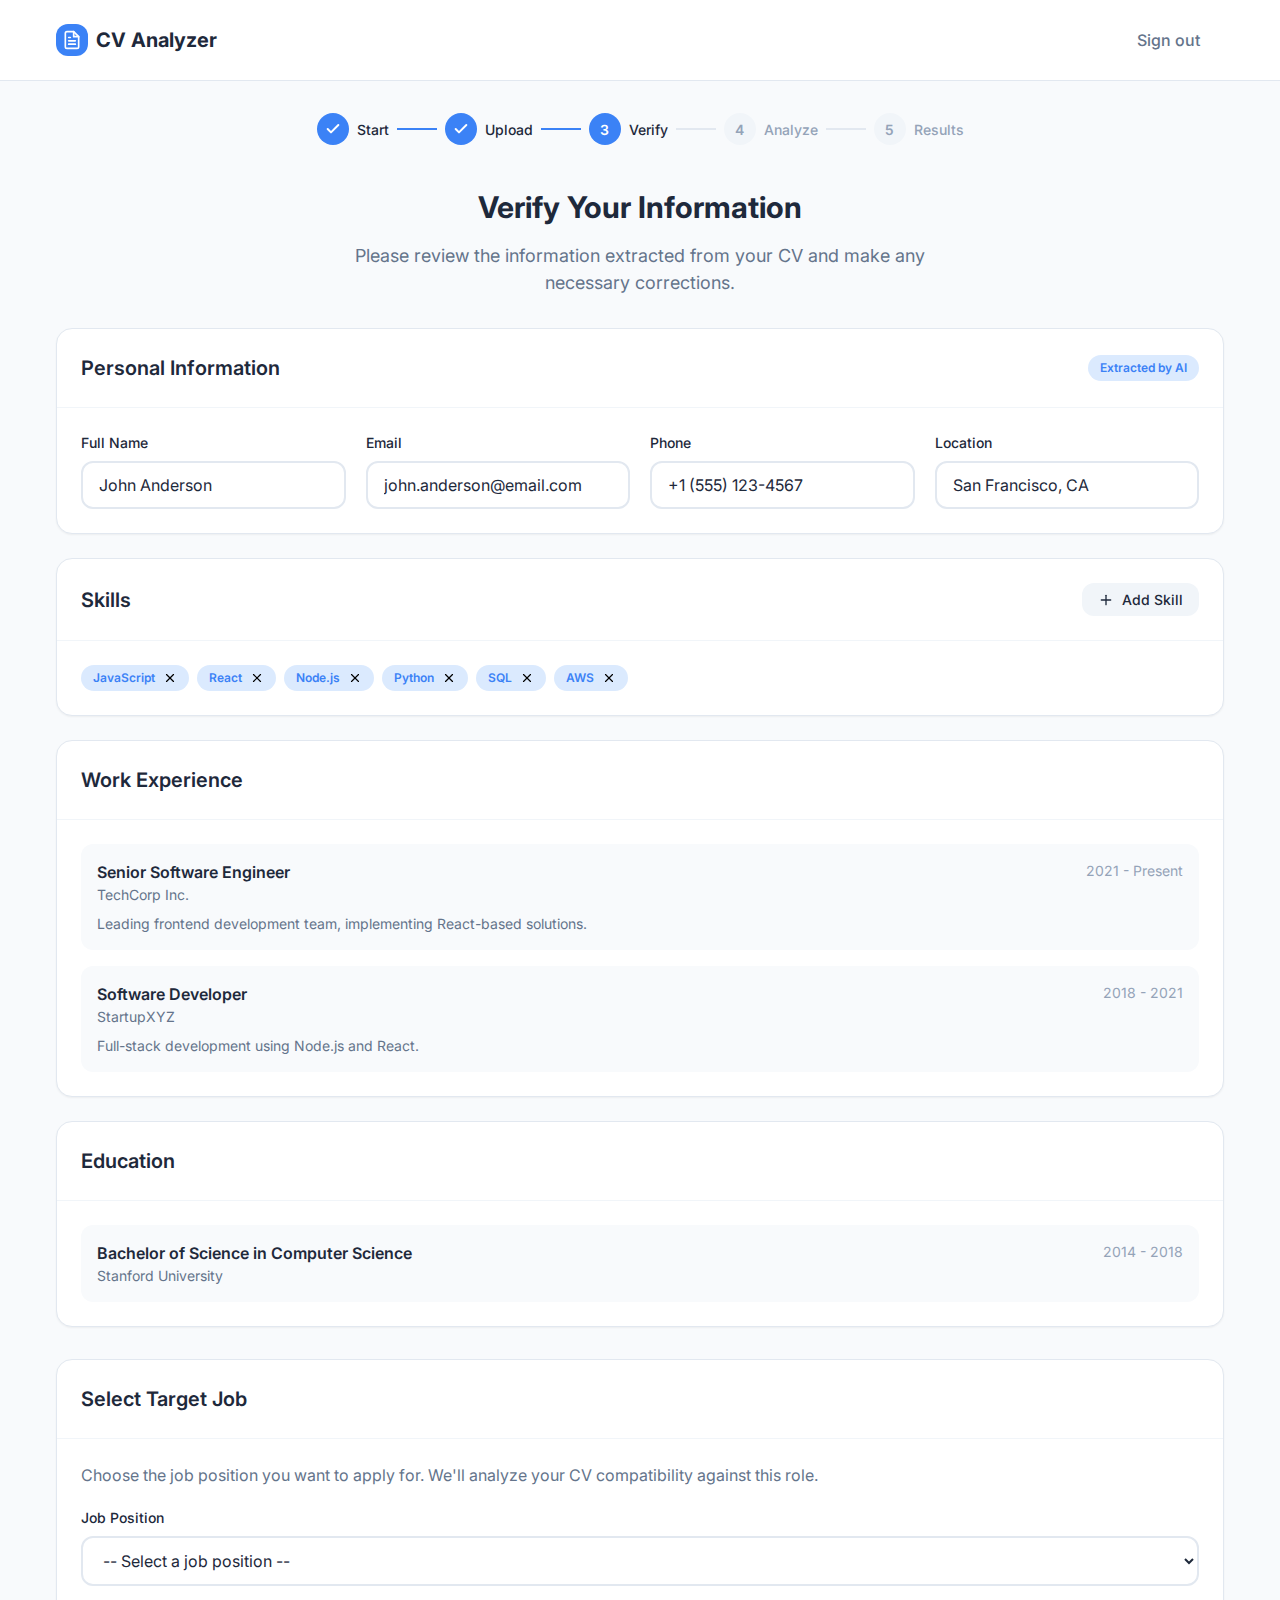
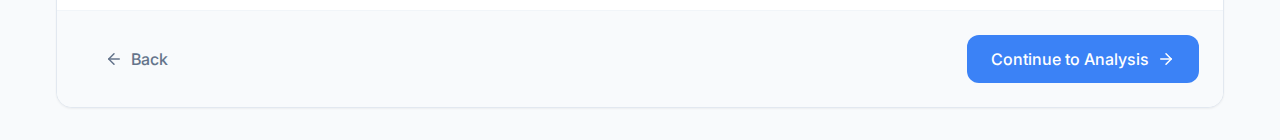
<file: verify.html>
<!DOCTYPE html>
<html lang="en">
<head>
  <meta charset="UTF-8">
  <meta name="viewport" content="width=device-width, initial-scale=1.0">
  <title>Verify CV - CV Analyzer</title>
  <meta name="description" content="Verify your extracted CV information and select your target job">
  
  <!-- Google Fonts -->
  <link rel="preconnect" href="https://fonts.googleapis.com">
  <link rel="preconnect" href="https://fonts.gstatic.com" crossorigin>
  <link href="https://fonts.googleapis.com/css2?family=Inter:wght@400;500;600;700&display=swap" rel="stylesheet">
  
  <!-- Theme Styles -->
  <link rel="stylesheet" href="css/theme.css">
</head>
<body>
  <!-- 
    ========================================
    CV VERIFICATION PAGE
    ========================================
    Purpose: Human validation step - prevents AI errors
    UX Requirements:
    - Display extracted CV data (name, skills, experience, etc.)
    - User can confirm or edit correctness
    - Below: job selection section
    - User selects the job they want to apply for
    ========================================
  -->
  
  <!-- Navigation Bar -->
  <nav class="navbar">
    <div class="container navbar__container">
      <a href="index.html" class="navbar__logo">
        <div class="navbar__logo-icon">
          <svg xmlns="http://www.w3.org/2000/svg" width="20" height="20" viewBox="0 0 24 24" fill="none" stroke="currentColor" stroke-width="2" stroke-linecap="round" stroke-linejoin="round">
            <path d="M14 2H6a2 2 0 0 0-2 2v16a2 2 0 0 0 2 2h12a2 2 0 0 0 2-2V8z"></path>
            <polyline points="14 2 14 8 20 8"></polyline>
            <line x1="16" y1="13" x2="8" y2="13"></line>
            <line x1="16" y1="17" x2="8" y2="17"></line>
            <polyline points="10 9 9 9 8 9"></polyline>
          </svg>
        </div>
        <span>CV Analyzer</span>
      </a>
      
      <div class="navbar__actions">
        <a href="login.html" class="btn btn--ghost">Sign out</a>
      </div>
    </div>
  </nav>
  
  <!-- Main Content -->
  <main class="main-content">
    <div class="container">
      
      <!-- Stepper Navigation -->
      <div class="stepper" style="margin-bottom: var(--space-10);">
        <div class="stepper__item stepper__item--completed">
          <div class="stepper__circle">
            <svg xmlns="http://www.w3.org/2000/svg" width="16" height="16" viewBox="0 0 24 24" fill="none" stroke="currentColor" stroke-width="3" stroke-linecap="round" stroke-linejoin="round">
              <polyline points="20 6 9 17 4 12"></polyline>
            </svg>
          </div>
          <span class="stepper__label">Start</span>
        </div>
        <div class="stepper__line" style="background-color: var(--color-accent);"></div>
        <div class="stepper__item stepper__item--completed">
          <div class="stepper__circle">
            <svg xmlns="http://www.w3.org/2000/svg" width="16" height="16" viewBox="0 0 24 24" fill="none" stroke="currentColor" stroke-width="3" stroke-linecap="round" stroke-linejoin="round">
              <polyline points="20 6 9 17 4 12"></polyline>
            </svg>
          </div>
          <span class="stepper__label">Upload</span>
        </div>
        <div class="stepper__line" style="background-color: var(--color-accent);"></div>
        <div class="stepper__item stepper__item--active">
          <div class="stepper__circle">3</div>
          <span class="stepper__label">Verify</span>
        </div>
        <div class="stepper__line"></div>
        <div class="stepper__item">
          <div class="stepper__circle">4</div>
          <span class="stepper__label">Analyze</span>
        </div>
        <div class="stepper__line"></div>
        <div class="stepper__item">
          <div class="stepper__circle">5</div>
          <span class="stepper__label">Results</span>
        </div>
      </div>
      
      <!-- Page Header -->
      <header class="page-header" style="margin-bottom: var(--space-8);">
        <h1 class="page-header__title">Verify Your Information</h1>
        <p class="page-header__subtitle">
          Please review the information extracted from your CV and make any necessary corrections.
        </p>
      </header>
      
      <div class="grid" style="grid-template-columns: 1fr; gap: var(--space-6);">
        
        <!-- Left Column: CV Data -->
        <div>
          
          <!-- Personal Information Card -->
          <div class="card" style="margin-bottom: var(--space-6);">
            <div class="card__header" style="display: flex; align-items: center; justify-content: space-between;">
              <h2 class="text-xl font-semibold">Personal Information</h2>
              <span class="badge badge--primary">Extracted by AI</span>
            </div>
            <div class="card__body">
              <div class="grid" style="grid-template-columns: repeat(auto-fit, minmax(250px, 1fr)); gap: var(--space-5);">
                <div class="form-group" style="margin-bottom: 0;">
                  <label for="fullName" class="form-label">Full Name</label>
                  <input type="text" id="fullName" class="form-input" value="John Anderson">
                </div>
                <div class="form-group" style="margin-bottom: 0;">
                  <label for="email" class="form-label">Email</label>
                  <input type="email" id="email" class="form-input" value="john.anderson@email.com">
                </div>
                <div class="form-group" style="margin-bottom: 0;">
                  <label for="phone" class="form-label">Phone</label>
                  <input type="tel" id="phone" class="form-input" value="+1 (555) 123-4567">
                </div>
                <div class="form-group" style="margin-bottom: 0;">
                  <label for="location" class="form-label">Location</label>
                  <input type="text" id="location" class="form-input" value="San Francisco, CA">
                </div>
              </div>
            </div>
          </div>
          
          <!-- Skills Card -->
          <div class="card" style="margin-bottom: var(--space-6);">
            <div class="card__header" style="display: flex; align-items: center; justify-content: space-between;">
              <h2 class="text-xl font-semibold">Skills</h2>
              <button type="button" class="btn btn--sm btn--secondary" id="addSkillBtn">
                <svg xmlns="http://www.w3.org/2000/svg" width="16" height="16" viewBox="0 0 24 24" fill="none" stroke="currentColor" stroke-width="2" stroke-linecap="round" stroke-linejoin="round">
                  <line x1="12" y1="5" x2="12" y2="19"></line>
                  <line x1="5" y1="12" x2="19" y2="12"></line>
                </svg>
                Add Skill
              </button>
            </div>
            <div class="card__body">
              <div id="skillsList" style="display: flex; flex-wrap: wrap; gap: var(--space-2);">
                <span class="badge badge--primary" style="display: flex; align-items: center; gap: var(--space-2);">
                  JavaScript
                  <button type="button" class="skill-remove" style="background: none; border: none; cursor: pointer; padding: 0; display: flex;">
                    <svg xmlns="http://www.w3.org/2000/svg" width="14" height="14" viewBox="0 0 24 24" fill="none" stroke="currentColor" stroke-width="2" stroke-linecap="round" stroke-linejoin="round">
                      <line x1="18" y1="6" x2="6" y2="18"></line>
                      <line x1="6" y1="6" x2="18" y2="18"></line>
                    </svg>
                  </button>
                </span>
                <span class="badge badge--primary" style="display: flex; align-items: center; gap: var(--space-2);">
                  React
                  <button type="button" class="skill-remove" style="background: none; border: none; cursor: pointer; padding: 0; display: flex;">
                    <svg xmlns="http://www.w3.org/2000/svg" width="14" height="14" viewBox="0 0 24 24" fill="none" stroke="currentColor" stroke-width="2" stroke-linecap="round" stroke-linejoin="round">
                      <line x1="18" y1="6" x2="6" y2="18"></line>
                      <line x1="6" y1="6" x2="18" y2="18"></line>
                    </svg>
                  </button>
                </span>
                <span class="badge badge--primary" style="display: flex; align-items: center; gap: var(--space-2);">
                  Node.js
                  <button type="button" class="skill-remove" style="background: none; border: none; cursor: pointer; padding: 0; display: flex;">
                    <svg xmlns="http://www.w3.org/2000/svg" width="14" height="14" viewBox="0 0 24 24" fill="none" stroke="currentColor" stroke-width="2" stroke-linecap="round" stroke-linejoin="round">
                      <line x1="18" y1="6" x2="6" y2="18"></line>
                      <line x1="6" y1="6" x2="18" y2="18"></line>
                    </svg>
                  </button>
                </span>
                <span class="badge badge--primary" style="display: flex; align-items: center; gap: var(--space-2);">
                  Python
                  <button type="button" class="skill-remove" style="background: none; border: none; cursor: pointer; padding: 0; display: flex;">
                    <svg xmlns="http://www.w3.org/2000/svg" width="14" height="14" viewBox="0 0 24 24" fill="none" stroke="currentColor" stroke-width="2" stroke-linecap="round" stroke-linejoin="round">
                      <line x1="18" y1="6" x2="6" y2="18"></line>
                      <line x1="6" y1="6" x2="18" y2="18"></line>
                    </svg>
                  </button>
                </span>
                <span class="badge badge--primary" style="display: flex; align-items: center; gap: var(--space-2);">
                  SQL
                  <button type="button" class="skill-remove" style="background: none; border: none; cursor: pointer; padding: 0; display: flex;">
                    <svg xmlns="http://www.w3.org/2000/svg" width="14" height="14" viewBox="0 0 24 24" fill="none" stroke="currentColor" stroke-width="2" stroke-linecap="round" stroke-linejoin="round">
                      <line x1="18" y1="6" x2="6" y2="18"></line>
                      <line x1="6" y1="6" x2="18" y2="18"></line>
                    </svg>
                  </button>
                </span>
                <span class="badge badge--primary" style="display: flex; align-items: center; gap: var(--space-2);">
                  AWS
                  <button type="button" class="skill-remove" style="background: none; border: none; cursor: pointer; padding: 0; display: flex;">
                    <svg xmlns="http://www.w3.org/2000/svg" width="14" height="14" viewBox="0 0 24 24" fill="none" stroke="currentColor" stroke-width="2" stroke-linecap="round" stroke-linejoin="round">
                      <line x1="18" y1="6" x2="6" y2="18"></line>
                      <line x1="6" y1="6" x2="18" y2="18"></line>
                    </svg>
                  </button>
                </span>
              </div>
            </div>
          </div>
          
          <!-- Experience Card -->
          <div class="card" style="margin-bottom: var(--space-6);">
            <div class="card__header">
              <h2 class="text-xl font-semibold">Work Experience</h2>
            </div>
            <div class="card__body">
              <div style="display: flex; flex-direction: column; gap: var(--space-4);">
                <div style="padding: var(--space-4); background-color: var(--color-bg-secondary); border-radius: var(--radius-lg);">
                  <div style="display: flex; justify-content: space-between; align-items: flex-start; margin-bottom: var(--space-2);">
                    <div>
                      <h4 class="font-semibold">Senior Software Engineer</h4>
                      <p class="text-sm text-secondary">TechCorp Inc.</p>
                    </div>
                    <span class="text-sm text-muted">2021 - Present</span>
                  </div>
                  <p class="text-sm text-secondary">Leading frontend development team, implementing React-based solutions.</p>
                </div>
                <div style="padding: var(--space-4); background-color: var(--color-bg-secondary); border-radius: var(--radius-lg);">
                  <div style="display: flex; justify-content: space-between; align-items: flex-start; margin-bottom: var(--space-2);">
                    <div>
                      <h4 class="font-semibold">Software Developer</h4>
                      <p class="text-sm text-secondary">StartupXYZ</p>
                    </div>
                    <span class="text-sm text-muted">2018 - 2021</span>
                  </div>
                  <p class="text-sm text-secondary">Full-stack development using Node.js and React.</p>
                </div>
              </div>
            </div>
          </div>
          
          <!-- Education Card -->
          <div class="card">
            <div class="card__header">
              <h2 class="text-xl font-semibold">Education</h2>
            </div>
            <div class="card__body">
              <div style="padding: var(--space-4); background-color: var(--color-bg-secondary); border-radius: var(--radius-lg);">
                <div style="display: flex; justify-content: space-between; align-items: flex-start;">
                  <div>
                    <h4 class="font-semibold">Bachelor of Science in Computer Science</h4>
                    <p class="text-sm text-secondary">Stanford University</p>
                  </div>
                  <span class="text-sm text-muted">2014 - 2018</span>
                </div>
              </div>
            </div>
          </div>
          
        </div>
        
      </div>
      
      <!-- Job Selection Section -->
      <div class="card" style="margin-top: var(--space-8);">
        <div class="card__header">
          <h2 class="text-xl font-semibold">Select Target Job</h2>
        </div>
        <div class="card__body">
          <p class="text-secondary" style="margin-bottom: var(--space-5);">
            Choose the job position you want to apply for. We'll analyze your CV compatibility against this role.
          </p>
          
          <div class="form-group" style="margin-bottom: 0;">
            <label for="jobSelect" class="form-label">Job Position</label>
            <select id="jobSelect" class="form-input" style="cursor: pointer;">
              <option value="">-- Select a job position --</option>
              <option value="frontend-dev">Frontend Developer</option>
              <option value="backend-dev">Backend Developer</option>
              <option value="fullstack-dev">Full Stack Developer</option>
              <option value="devops-engineer">DevOps Engineer</option>
              <option value="data-scientist">Data Scientist</option>
              <option value="product-manager">Product Manager</option>
              <option value="ui-ux-designer">UI/UX Designer</option>
              <option value="software-architect">Software Architect</option>
            </select>
          </div>
          
          <!-- Job Details (Hidden by default, shown when job selected) -->
          <div id="jobDetails" class="hidden" style="margin-top: var(--space-5); padding: var(--space-4); background-color: var(--color-bg-secondary); border-radius: var(--radius-lg);">
            <h4 class="font-semibold mb-3">Job Requirements</h4>
            <ul id="jobRequirements" style="list-style: disc; padding-left: var(--space-5); color: var(--color-text-secondary);">
              <li>3+ years of experience with React</li>
              <li>Strong JavaScript/TypeScript skills</li>
              <li>Experience with state management (Redux, MobX)</li>
              <li>Knowledge of CSS preprocessors</li>
              <li>Understanding of REST APIs</li>
            </ul>
          </div>
        </div>
        
        <!-- Card Footer -->
        <div class="card__footer" style="display: flex; justify-content: space-between; align-items: center;">
          <a href="upload.html" class="btn btn--ghost">
            <svg xmlns="http://www.w3.org/2000/svg" width="18" height="18" viewBox="0 0 24 24" fill="none" stroke="currentColor" stroke-width="2" stroke-linecap="round" stroke-linejoin="round">
              <line x1="19" y1="12" x2="5" y2="12"></line>
              <polyline points="12 19 5 12 12 5"></polyline>
            </svg>
            Back
          </a>
          <a href="calculate.html" class="btn btn--primary">
            Continue to Analysis
            <svg xmlns="http://www.w3.org/2000/svg" width="18" height="18" viewBox="0 0 24 24" fill="none" stroke="currentColor" stroke-width="2" stroke-linecap="round" stroke-linejoin="round">
              <line x1="5" y1="12" x2="19" y2="12"></line>
              <polyline points="12 5 19 12 12 19"></polyline>
            </svg>
          </a>
        </div>
      </div>
      
    </div>
  </main>
  
  <!-- JavaScript -->
  <script src="js/verify.js"></script>
</body>
</html>
</file>
<file: css/theme.css>
/* ============================================
   CV Analyzer - Global Theme Stylesheet
   ============================================
   Design System:
   - 60-30-10 Color Rule
   - Mobile-first responsive design
   - Clear typography hierarchy
   - Consistent spacing system
   ============================================ */

/* ============================================
   CSS VARIABLES (Design Tokens)
   ============================================ */
:root {
  /* Primary Colors - 60% Dominant (Neutral/Background) */
  --color-bg-primary: #ffffff;
  --color-bg-secondary: #f8fafc;
  --color-bg-tertiary: #f1f5f9;
  --color-text-primary: #1e293b;
  --color-text-secondary: #64748b;
  --color-text-muted: #94a3b8;
  
  /* Secondary Colors - 30% Supporting */
  --color-surface: #ffffff;
  --color-border: #e2e8f0;
  --color-border-light: #f1f5f9;
  
  /* Accent Color - 10% Highlight (Primary Action) */
  --color-accent: #3b82f6;
  --color-accent-hover: #2563eb;
  --color-accent-light: #dbeafe;
  --color-accent-dark: #1d4ed8;
  
  /* Semantic Colors */
  --color-success: #10b981;
  --color-success-light: #d1fae5;
  --color-warning: #f59e0b;
  --color-warning-light: #fef3c7;
  --color-error: #ef4444;
  --color-error-light: #fee2e2;
  --color-info: #06b6d4;
  
  /* Typography */
  --font-primary: 'Inter', -apple-system, BlinkMacSystemFont, 'Segoe UI', Roboto, sans-serif;
  --font-secondary: 'Inter', sans-serif;
  
  /* Font Sizes */
  --text-xs: 0.75rem;
  --text-sm: 0.875rem;
  --text-base: 1rem;
  --text-lg: 1.125rem;
  --text-xl: 1.25rem;
  --text-2xl: 1.5rem;
  --text-3xl: 1.875rem;
  --text-4xl: 2.25rem;
  
  /* Font Weights */
  --font-normal: 400;
  --font-medium: 500;
  --font-semibold: 600;
  --font-bold: 700;
  
  /* Line Heights */
  --leading-tight: 1.25;
  --leading-normal: 1.5;
  --leading-relaxed: 1.625;
  
  /* Spacing Scale */
  --space-1: 0.25rem;
  --space-2: 0.5rem;
  --space-3: 0.75rem;
  --space-4: 1rem;
  --space-5: 1.25rem;
  --space-6: 1.5rem;
  --space-8: 2rem;
  --space-10: 2.5rem;
  --space-12: 3rem;
  --space-16: 4rem;
  --space-20: 5rem;
  --space-24: 6rem;
  
  /* Border Radius */
  --radius-sm: 0.375rem;
  --radius-md: 0.5rem;
  --radius-lg: 0.75rem;
  --radius-xl: 1rem;
  --radius-2xl: 1.5rem;
  --radius-full: 9999px;
  
  /* Shadows */
  --shadow-sm: 0 1px 2px 0 rgb(0 0 0 / 0.05);
  --shadow-md: 0 4px 6px -1px rgb(0 0 0 / 0.1), 0 2px 4px -2px rgb(0 0 0 / 0.1);
  --shadow-lg: 0 10px 15px -3px rgb(0 0 0 / 0.1), 0 4px 6px -4px rgb(0 0 0 / 0.1);
  --shadow-xl: 0 20px 25px -5px rgb(0 0 0 / 0.1), 0 8px 10px -6px rgb(0 0 0 / 0.1);
  
  /* Transitions */
  --transition-fast: 150ms ease;
  --transition-normal: 250ms ease;
  --transition-slow: 350ms ease;
  
  /* Container */
  --container-max: 1200px;
  --container-narrow: 640px;
}

/* ============================================
   RESET & BASE STYLES
   ============================================ */
*, *::before, *::after {
  box-sizing: border-box;
  margin: 0;
  padding: 0;
}

html {
  font-size: 16px;
  -webkit-font-smoothing: antialiased;
  -moz-osx-font-smoothing: grayscale;
  scroll-behavior: smooth;
}

body {
  font-family: var(--font-primary);
  font-size: var(--text-base);
  line-height: var(--leading-normal);
  color: var(--color-text-primary);
  background-color: var(--color-bg-secondary);
  min-height: 100vh;
}

img {
  max-width: 100%;
  height: auto;
  display: block;
}

a {
  color: inherit;
  text-decoration: none;
}

button {
  font-family: inherit;
  cursor: pointer;
  border: none;
  background: none;
}

input, textarea, select {
  font-family: inherit;
  font-size: inherit;
}

ul, ol {
  list-style: none;
}

/* ============================================
   TYPOGRAPHY UTILITIES
   ============================================ */
.text-xs { font-size: var(--text-xs); }
.text-sm { font-size: var(--text-sm); }
.text-base { font-size: var(--text-base); }
.text-lg { font-size: var(--text-lg); }
.text-xl { font-size: var(--text-xl); }
.text-2xl { font-size: var(--text-2xl); }
.text-3xl { font-size: var(--text-3xl); }
.text-4xl { font-size: var(--text-4xl); }

.font-normal { font-weight: var(--font-normal); }
.font-medium { font-weight: var(--font-medium); }
.font-semibold { font-weight: var(--font-semibold); }
.font-bold { font-weight: var(--font-bold); }

.text-primary { color: var(--color-text-primary); }
.text-secondary { color: var(--color-text-secondary); }
.text-muted { color: var(--color-text-muted); }
.text-accent { color: var(--color-accent); }
.text-success { color: var(--color-success); }
.text-warning { color: var(--color-warning); }
.text-error { color: var(--color-error); }

/* ============================================
   LAYOUT UTILITIES
   ============================================ */
.container {
  width: 100%;
  max-width: var(--container-max);
  margin: 0 auto;
  padding: 0 var(--space-4);
}

.container-narrow {
  max-width: var(--container-narrow);
}

.flex {
  display: flex;
}

.flex-col {
  flex-direction: column;
}

.items-center {
  align-items: center;
}

.justify-center {
  justify-content: center;
}

.justify-between {
  justify-content: space-between;
}

.gap-2 { gap: var(--space-2); }
.gap-4 { gap: var(--space-4); }
.gap-6 { gap: var(--space-6); }
.gap-8 { gap: var(--space-8); }

.grid {
  display: grid;
}

/* ============================================
   SPACING UTILITIES
   ============================================ */
.p-4 { padding: var(--space-4); }
.p-6 { padding: var(--space-6); }
.p-8 { padding: var(--space-8); }

.px-4 { padding-left: var(--space-4); padding-right: var(--space-4); }
.px-6 { padding-left: var(--space-6); padding-right: var(--space-6); }
.py-4 { padding-top: var(--space-4); padding-bottom: var(--space-4); }
.py-6 { padding-top: var(--space-6); padding-bottom: var(--space-6); }
.py-8 { padding-top: var(--space-8); padding-bottom: var(--space-8); }
.py-12 { padding-top: var(--space-12); padding-bottom: var(--space-12); }
.py-16 { padding-top: var(--space-16); padding-bottom: var(--space-16); }

.m-auto { margin: auto; }
.mt-4 { margin-top: var(--space-4); }
.mt-6 { margin-top: var(--space-6); }
.mt-8 { margin-top: var(--space-8); }
.mb-4 { margin-bottom: var(--space-4); }
.mb-6 { margin-bottom: var(--space-6); }
.mb-8 { margin-bottom: var(--space-8); }

/* ============================================
   COMPONENT: BUTTONS
   ============================================ */
.btn {
  display: inline-flex;
  align-items: center;
  justify-content: center;
  gap: var(--space-2);
  padding: var(--space-3) var(--space-6);
  font-size: var(--text-base);
  font-weight: var(--font-medium);
  border-radius: var(--radius-lg);
  transition: all var(--transition-fast);
  cursor: pointer;
  border: none;
  white-space: nowrap;
}

.btn:disabled {
  opacity: 0.6;
  cursor: not-allowed;
}

.btn--primary {
  background-color: var(--color-accent);
  color: white;
}

.btn--primary:hover:not(:disabled) {
  background-color: var(--color-accent-hover);
  transform: translateY(-1px);
  box-shadow: var(--shadow-md);
}

.btn--secondary {
  background-color: var(--color-bg-tertiary);
  color: var(--color-text-primary);
}

.btn--secondary:hover:not(:disabled) {
  background-color: var(--color-border);
}

.btn--outline {
  background-color: transparent;
  color: var(--color-accent);
  border: 2px solid var(--color-accent);
}

.btn--outline:hover:not(:disabled) {
  background-color: var(--color-accent-light);
}

.btn--ghost {
  background-color: transparent;
  color: var(--color-text-secondary);
}

.btn--ghost:hover:not(:disabled) {
  background-color: var(--color-bg-tertiary);
  color: var(--color-text-primary);
}

.btn--lg {
  padding: var(--space-4) var(--space-8);
  font-size: var(--text-lg);
}

.btn--sm {
  padding: var(--space-2) var(--space-4);
  font-size: var(--text-sm);
}

/* ============================================
   COMPONENT: CARDS
   ============================================ */
.card {
  background-color: var(--color-surface);
  border-radius: var(--radius-xl);
  box-shadow: var(--shadow-sm);
  border: 1px solid var(--color-border);
  overflow: hidden;
}

.card__header {
  padding: var(--space-6);
  border-bottom: 1px solid var(--color-border-light);
}

.card__body {
  padding: var(--space-6);
}

.card__footer {
  padding: var(--space-6);
  border-top: 1px solid var(--color-border-light);
  background-color: var(--color-bg-secondary);
}

/* ============================================
   COMPONENT: FORMS
   ============================================ */
.form-group {
  margin-bottom: var(--space-5);
}

.form-label {
  display: block;
  font-size: var(--text-sm);
  font-weight: var(--font-medium);
  color: var(--color-text-primary);
  margin-bottom: var(--space-2);
}

.form-input {
  width: 100%;
  padding: var(--space-3) var(--space-4);
  font-size: var(--text-base);
  color: var(--color-text-primary);
  background-color: var(--color-surface);
  border: 2px solid var(--color-border);
  border-radius: var(--radius-lg);
  transition: border-color var(--transition-fast), box-shadow var(--transition-fast);
}

.form-input:focus {
  outline: none;
  border-color: var(--color-accent);
  box-shadow: 0 0 0 3px var(--color-accent-light);
}

.form-input::placeholder {
  color: var(--color-text-muted);
}

.form-input--error {
  border-color: var(--color-error);
}

.form-input--error:focus {
  box-shadow: 0 0 0 3px var(--color-error-light);
}

.form-hint {
  font-size: var(--text-sm);
  color: var(--color-text-secondary);
  margin-top: var(--space-2);
}

.form-error {
  font-size: var(--text-sm);
  color: var(--color-error);
  margin-top: var(--space-2);
}

/* ============================================
   COMPONENT: ALERTS
   ============================================ */
.alert {
  padding: var(--space-4) var(--space-6);
  border-radius: var(--radius-lg);
  font-size: var(--text-sm);
  display: flex;
  align-items: flex-start;
  gap: var(--space-3);
}

.alert--info {
  background-color: var(--color-accent-light);
  color: var(--color-accent-dark);
}

.alert--success {
  background-color: var(--color-success-light);
  color: var(--color-success);
}

.alert--warning {
  background-color: var(--color-warning-light);
  color: var(--color-warning);
}

.alert--error {
  background-color: var(--color-error-light);
  color: var(--color-error);
}

/* ============================================
   COMPONENT: BADGES
   ============================================ */
.badge {
  display: inline-flex;
  align-items: center;
  padding: var(--space-1) var(--space-3);
  font-size: var(--text-xs);
  font-weight: var(--font-semibold);
  border-radius: var(--radius-full);
}

.badge--primary {
  background-color: var(--color-accent-light);
  color: var(--color-accent);
}

.badge--success {
  background-color: var(--color-success-light);
  color: var(--color-success);
}

.badge--warning {
  background-color: var(--color-warning-light);
  color: var(--color-warning);
}

.badge--error {
  background-color: var(--color-error-light);
  color: var(--color-error);
}

/* ============================================
   COMPONENT: PROGRESS
   ============================================ */
.progress {
  width: 100%;
  height: 8px;
  background-color: var(--color-bg-tertiary);
  border-radius: var(--radius-full);
  overflow: hidden;
}

.progress__bar {
  height: 100%;
  background-color: var(--color-accent);
  border-radius: var(--radius-full);
  transition: width var(--transition-slow);
}

.progress__bar--success {
  background-color: var(--color-success);
}

.progress__bar--warning {
  background-color: var(--color-warning);
}

/* ============================================
   COMPONENT: CIRCULAR PROGRESS
   ============================================ */
.circular-progress {
  position: relative;
  width: 120px;
  height: 120px;
}

.circular-progress__svg {
  transform: rotate(-90deg);
}

.circular-progress__track {
  fill: none;
  stroke: var(--color-bg-tertiary);
  stroke-width: 8;
}

.circular-progress__fill {
  fill: none;
  stroke: var(--color-accent);
  stroke-width: 8;
  stroke-linecap: round;
  stroke-dasharray: 283;
  stroke-dashoffset: 283;
  transition: stroke-dashoffset var(--transition-slow);
}

.circular-progress__fill--success {
  stroke: var(--color-success);
}

.circular-progress__fill--warning {
  stroke: var(--color-warning);
}

.circular-progress__text {
  position: absolute;
  top: 50%;
  left: 50%;
  transform: translate(-50%, -50%);
  font-size: var(--text-2xl);
  font-weight: var(--font-bold);
  color: var(--color-text-primary);
}

/* ============================================
   COMPONENT: ACCORDION
   ============================================ */
.accordion {
  border: 1px solid var(--color-border);
  border-radius: var(--radius-lg);
  overflow: hidden;
}

.accordion__item {
  border-bottom: 1px solid var(--color-border);
}

.accordion__item:last-child {
  border-bottom: none;
}

.accordion__header {
  width: 100%;
  padding: var(--space-4) var(--space-6);
  display: flex;
  align-items: center;
  justify-content: space-between;
  background-color: var(--color-surface);
  font-size: var(--text-base);
  font-weight: var(--font-medium);
  color: var(--color-text-primary);
  text-align: left;
  transition: background-color var(--transition-fast);
}

.accordion__header:hover {
  background-color: var(--color-bg-secondary);
}

.accordion__icon {
  width: 20px;
  height: 20px;
  transition: transform var(--transition-fast);
}

.accordion__item--open .accordion__icon {
  transform: rotate(180deg);
}

.accordion__content {
  max-height: 0;
  overflow: hidden;
  transition: max-height var(--transition-normal);
}

.accordion__item--open .accordion__content {
  max-height: 500px;
}

.accordion__body {
  padding: 0 var(--space-6) var(--space-6);
  color: var(--color-text-secondary);
}

/* ============================================
   COMPONENT: STEPPER
   ============================================ */
.stepper {
  display: flex;
  align-items: center;
  justify-content: center;
  gap: var(--space-2);
}

.stepper__item {
  display: flex;
  align-items: center;
  gap: var(--space-2);
}

.stepper__circle {
  width: 32px;
  height: 32px;
  border-radius: var(--radius-full);
  display: flex;
  align-items: center;
  justify-content: center;
  font-size: var(--text-sm);
  font-weight: var(--font-semibold);
  background-color: var(--color-bg-tertiary);
  color: var(--color-text-muted);
  transition: all var(--transition-fast);
}

.stepper__item--active .stepper__circle,
.stepper__item--completed .stepper__circle {
  background-color: var(--color-accent);
  color: white;
}

.stepper__label {
  font-size: var(--text-sm);
  color: var(--color-text-muted);
  font-weight: var(--font-medium);
}

.stepper__item--active .stepper__label,
.stepper__item--completed .stepper__label {
  color: var(--color-text-primary);
}

.stepper__line {
  width: 40px;
  height: 2px;
  background-color: var(--color-border);
}

.stepper__item--completed + .stepper__line {
  background-color: var(--color-accent);
}

/* ============================================
   COMPONENT: UPLOAD ZONE
   ============================================ */
.upload-zone {
  border: 2px dashed var(--color-border);
  border-radius: var(--radius-xl);
  padding: var(--space-12) var(--space-8);
  text-align: center;
  background-color: var(--color-bg-secondary);
  transition: all var(--transition-fast);
  cursor: pointer;
}

.upload-zone:hover,
.upload-zone--dragover {
  border-color: var(--color-accent);
  background-color: var(--color-accent-light);
}

.upload-zone__icon {
  width: 48px;
  height: 48px;
  margin: 0 auto var(--space-4);
  color: var(--color-text-muted);
}

.upload-zone:hover .upload-zone__icon,
.upload-zone--dragover .upload-zone__icon {
  color: var(--color-accent);
}

.upload-zone__title {
  font-size: var(--text-lg);
  font-weight: var(--font-medium);
  color: var(--color-text-primary);
  margin-bottom: var(--space-2);
}

.upload-zone__text {
  font-size: var(--text-sm);
  color: var(--color-text-secondary);
}

/* ============================================
   COMPONENT: LOADING SPINNER
   ============================================ */
.spinner {
  width: 40px;
  height: 40px;
  border: 3px solid var(--color-border);
  border-top-color: var(--color-accent);
  border-radius: var(--radius-full);
  animation: spin 1s linear infinite;
}

@keyframes spin {
  to {
    transform: rotate(360deg);
  }
}

.spinner--sm {
  width: 24px;
  height: 24px;
  border-width: 2px;
}

.spinner--lg {
  width: 64px;
  height: 64px;
  border-width: 4px;
}

/* ============================================
   COMPONENT: NAVBAR
   ============================================ */
.navbar {
  background-color: var(--color-surface);
  border-bottom: 1px solid var(--color-border);
  padding: var(--space-4) 0;
  position: sticky;
  top: 0;
  z-index: 100;
}

.navbar__container {
  display: flex;
  align-items: center;
  justify-content: space-between;
}

.navbar__logo {
  display: flex;
  align-items: center;
  gap: var(--space-2);
  font-size: var(--text-xl);
  font-weight: var(--font-bold);
  color: var(--color-text-primary);
}

.navbar__logo-icon {
  width: 32px;
  height: 32px;
  background-color: var(--color-accent);
  border-radius: var(--radius-lg);
  display: flex;
  align-items: center;
  justify-content: center;
  color: white;
}

.navbar__actions {
  display: flex;
  align-items: center;
  gap: var(--space-4);
}

/* ============================================
   AUTH PAGES LAYOUT
   ============================================ */
.auth-page {
  min-height: 100vh;
  display: flex;
  align-items: center;
  justify-content: center;
  padding: var(--space-6);
  background: linear-gradient(135deg, var(--color-bg-secondary) 0%, var(--color-bg-tertiary) 100%);
}

.auth-card {
  width: 100%;
  max-width: 420px;
  background-color: var(--color-surface);
  border-radius: var(--radius-2xl);
  box-shadow: var(--shadow-xl);
  padding: var(--space-8);
}

.auth-card__logo {
  text-align: center;
  margin-bottom: var(--space-8);
}

.auth-card__title {
  font-size: var(--text-2xl);
  font-weight: var(--font-bold);
  color: var(--color-text-primary);
  text-align: center;
  margin-bottom: var(--space-2);
}

.auth-card__subtitle {
  font-size: var(--text-base);
  color: var(--color-text-secondary);
  text-align: center;
  margin-bottom: var(--space-8);
}

.auth-card__footer {
  text-align: center;
  margin-top: var(--space-6);
  padding-top: var(--space-6);
  border-top: 1px solid var(--color-border);
  font-size: var(--text-sm);
  color: var(--color-text-secondary);
}

.auth-card__footer a {
  color: var(--color-accent);
  font-weight: var(--font-medium);
}

.auth-card__footer a:hover {
  text-decoration: underline;
}

/* ============================================
   MAIN CONTENT LAYOUT
   ============================================ */
.main-content {
  padding: var(--space-8) 0;
  min-height: calc(100vh - 73px);
}

.page-header {
  text-align: center;
  margin-bottom: var(--space-12);
}

.page-header__title {
  font-size: var(--text-3xl);
  font-weight: var(--font-bold);
  color: var(--color-text-primary);
  margin-bottom: var(--space-3);
}

.page-header__subtitle {
  font-size: var(--text-lg);
  color: var(--color-text-secondary);
  max-width: 600px;
  margin: 0 auto;
}

/* ============================================
   STEP CARDS (Guidance Page)
   ============================================ */
.steps-grid {
  display: grid;
  grid-template-columns: repeat(auto-fit, minmax(200px, 1fr));
  gap: var(--space-6);
  margin-top: var(--space-10);
}

.step-card {
  background-color: var(--color-surface);
  border-radius: var(--radius-xl);
  padding: var(--space-6);
  text-align: center;
  border: 2px solid var(--color-border);
  transition: all var(--transition-fast);
}

.step-card:hover {
  border-color: var(--color-accent);
  transform: translateY(-4px);
  box-shadow: var(--shadow-lg);
}

.step-card__number {
  width: 48px;
  height: 48px;
  background-color: var(--color-accent-light);
  color: var(--color-accent);
  border-radius: var(--radius-full);
  display: flex;
  align-items: center;
  justify-content: center;
  font-size: var(--text-xl);
  font-weight: var(--font-bold);
  margin: 0 auto var(--space-4);
}

.step-card__title {
  font-size: var(--text-lg);
  font-weight: var(--font-semibold);
  color: var(--color-text-primary);
  margin-bottom: var(--space-2);
}

.step-card__description {
  font-size: var(--text-sm);
  color: var(--color-text-secondary);
}

/* ============================================
   RESULTS PAGE STYLES
   ============================================ */
.results-grid {
  display: grid;
  grid-template-columns: 1fr;
  gap: var(--space-6);
}

@media (min-width: 768px) {
  .results-grid {
    grid-template-columns: 300px 1fr;
  }
}

.score-card {
  background-color: var(--color-surface);
  border-radius: var(--radius-xl);
  padding: var(--space-8);
  text-align: center;
  border: 1px solid var(--color-border);
}

.score-card__label {
  font-size: var(--text-sm);
  font-weight: var(--font-medium);
  color: var(--color-text-secondary);
  margin-bottom: var(--space-4);
}

.score-card__value {
  display: flex;
  justify-content: center;
  margin-bottom: var(--space-4);
}

.score-card__status {
  font-size: var(--text-sm);
  font-weight: var(--font-medium);
  padding: var(--space-2) var(--space-4);
  border-radius: var(--radius-full);
  display: inline-block;
}

.score-card__status--excellent {
  background-color: var(--color-success-light);
  color: var(--color-success);
}

.score-card__status--good {
  background-color: var(--color-accent-light);
  color: var(--color-accent);
}

.score-card__status--needs-improvement {
  background-color: var(--color-warning-light);
  color: var(--color-warning);
}

.breakdown-list {
  display: flex;
  flex-direction: column;
  gap: var(--space-4);
}

.breakdown-item {
  display: flex;
  align-items: center;
  gap: var(--space-4);
}

.breakdown-item__label {
  flex: 0 0 120px;
  font-size: var(--text-sm);
  color: var(--color-text-secondary);
}

.breakdown-item__bar {
  flex: 1;
}

.breakdown-item__value {
  flex: 0 0 40px;
  text-align: right;
  font-size: var(--text-sm);
  font-weight: var(--font-semibold);
  color: var(--color-text-primary);
}

/* ============================================
   KEYWORDS & SUGGESTIONS
   ============================================ */
.keywords-grid {
  display: flex;
  flex-wrap: wrap;
  gap: var(--space-2);
}

.keyword-tag {
  padding: var(--space-2) var(--space-3);
  background-color: var(--color-error-light);
  color: var(--color-error);
  border-radius: var(--radius-md);
  font-size: var(--text-sm);
  font-weight: var(--font-medium);
}

.keyword-tag--present {
  background-color: var(--color-success-light);
  color: var(--color-success);
}

.suggestions-list {
  display: flex;
  flex-direction: column;
  gap: var(--space-3);
}

.suggestion-item {
  display: flex;
  align-items: flex-start;
  gap: var(--space-3);
  padding: var(--space-4);
  background-color: var(--color-bg-secondary);
  border-radius: var(--radius-lg);
}

.suggestion-item__icon {
  width: 20px;
  height: 20px;
  color: var(--color-accent);
  flex-shrink: 0;
}

.suggestion-item__text {
  font-size: var(--text-sm);
  color: var(--color-text-secondary);
}

/* ============================================
   JOBS LIST
   ============================================ */
.jobs-list {
  display: flex;
  flex-direction: column;
  gap: var(--space-3);
}

.job-item {
  display: flex;
  align-items: center;
  justify-content: space-between;
  padding: var(--space-4) var(--space-6);
  background-color: var(--color-bg-secondary);
  border-radius: var(--radius-lg);
  border: 1px solid var(--color-border);
  transition: all var(--transition-fast);
}

.job-item:hover {
  border-color: var(--color-accent);
  background-color: var(--color-accent-light);
}

.job-item__info {
  display: flex;
  flex-direction: column;
  gap: var(--space-1);
}

.job-item__title {
  font-size: var(--text-base);
  font-weight: var(--font-semibold);
  color: var(--color-text-primary);
}

.job-item__company {
  font-size: var(--text-sm);
  color: var(--color-text-secondary);
}

.job-item__match {
  display: flex;
  align-items: center;
  gap: var(--space-2);
  font-size: var(--text-sm);
  font-weight: var(--font-semibold);
  color: var(--color-success);
}

/* ============================================
   INTERVIEW QUESTIONS
   ============================================ */
.questions-list {
  display: flex;
  flex-direction: column;
  gap: var(--space-4);
}

.question-item {
  background-color: var(--color-surface);
  border: 1px solid var(--color-border);
  border-radius: var(--radius-lg);
  overflow: hidden;
}

.question-item__header {
  width: 100%;
  padding: var(--space-4) var(--space-6);
  display: flex;
  align-items: center;
  justify-content: space-between;
  background-color: var(--color-surface);
  text-align: left;
  transition: background-color var(--transition-fast);
}

.question-item__header:hover {
  background-color: var(--color-bg-secondary);
}

.question-item__text {
  font-size: var(--text-base);
  font-weight: var(--font-medium);
  color: var(--color-text-primary);
  padding-right: var(--space-4);
}

.question-item__icon {
  width: 20px;
  height: 20px;
  color: var(--color-text-muted);
  transition: transform var(--transition-fast);
  flex-shrink: 0;
}

.question-item--open .question-item__icon {
  transform: rotate(180deg);
}

.question-item__content {
  max-height: 0;
  overflow: hidden;
  transition: max-height var(--transition-normal);
}

.question-item--open .question-item__content {
  max-height: 500px;
}

.question-item__answer {
  padding: 0 var(--space-6) var(--space-6);
  color: var(--color-text-secondary);
  font-size: var(--text-base);
  line-height: var(--leading-relaxed);
}

/* ============================================
   AI CHAT INPUT
   ============================================ */
.ai-chat {
  margin-top: var(--space-8);
  padding-top: var(--space-8);
  border-top: 1px solid var(--color-border);
}

.ai-chat__label {
  font-size: var(--text-sm);
  font-weight: var(--font-medium);
  color: var(--color-text-secondary);
  margin-bottom: var(--space-4);
  text-align: center;
}

.ai-chat__input-group {
  display: flex;
  gap: var(--space-3);
  max-width: 600px;
  margin: 0 auto;
}

.ai-chat__input {
  flex: 1;
  padding: var(--space-3) var(--space-4);
  font-size: var(--text-base);
  color: var(--color-text-primary);
  background-color: var(--color-surface);
  border: 2px solid var(--color-border);
  border-radius: var(--radius-lg);
  transition: border-color var(--transition-fast), box-shadow var(--transition-fast);
}

.ai-chat__input:focus {
  outline: none;
  border-color: var(--color-accent);
  box-shadow: 0 0 0 3px var(--color-accent-light);
}

/* ============================================
   UTILITY CLASSES
   ============================================ */
.text-center { text-align: center; }
.text-left { text-align: left; }
.text-right { text-align: right; }

.w-full { width: 100%; }
.h-full { height: 100%; }

.hidden { display: none; }

.sr-only {
  position: absolute;
  width: 1px;
  height: 1px;
  padding: 0;
  margin: -1px;
  overflow: hidden;
  clip: rect(0, 0, 0, 0);
  white-space: nowrap;
  border: 0;
}

/* ============================================
   ANIMATIONS
   ============================================ */
@keyframes fadeIn {
  from {
    opacity: 0;
    transform: translateY(10px);
  }
  to {
    opacity: 1;
    transform: translateY(0);
  }
}

.fade-in {
  animation: fadeIn 0.3s ease forwards;
}

@keyframes pulse {
  0%, 100% {
    opacity: 1;
  }
  50% {
    opacity: 0.5;
  }
}

.pulse {
  animation: pulse 2s ease-in-out infinite;
}

/* ============================================
   RESPONSIVE ADJUSTMENTS
   ============================================ */
@media (max-width: 640px) {
  :root {
    --text-3xl: 1.5rem;
    --text-4xl: 2rem;
  }
  
  .steps-grid {
    grid-template-columns: 1fr;
  }
  
  .stepper {
    flex-wrap: wrap;
  }
  
  .stepper__line {
    display: none;
  }
  
  .auth-card {
    padding: var(--space-6);
  }
  
  .navbar__actions {
    display: none;
  }
  
  .ai-chat__input-group {
    flex-direction: column;
  }
}

/* ============================================
   FOCUS STATES (Accessibility)
   ============================================ */
:focus-visible {
  outline: 2px solid var(--color-accent);
  outline-offset: 2px;
}

/* ============================================
   PRINT STYLES
   ============================================ */
@media print {
  .navbar,
  .btn {
    display: none !important;
  }
  
  .card {
    box-shadow: none;
    border: 1px solid #ccc;
  }
}
</file>
